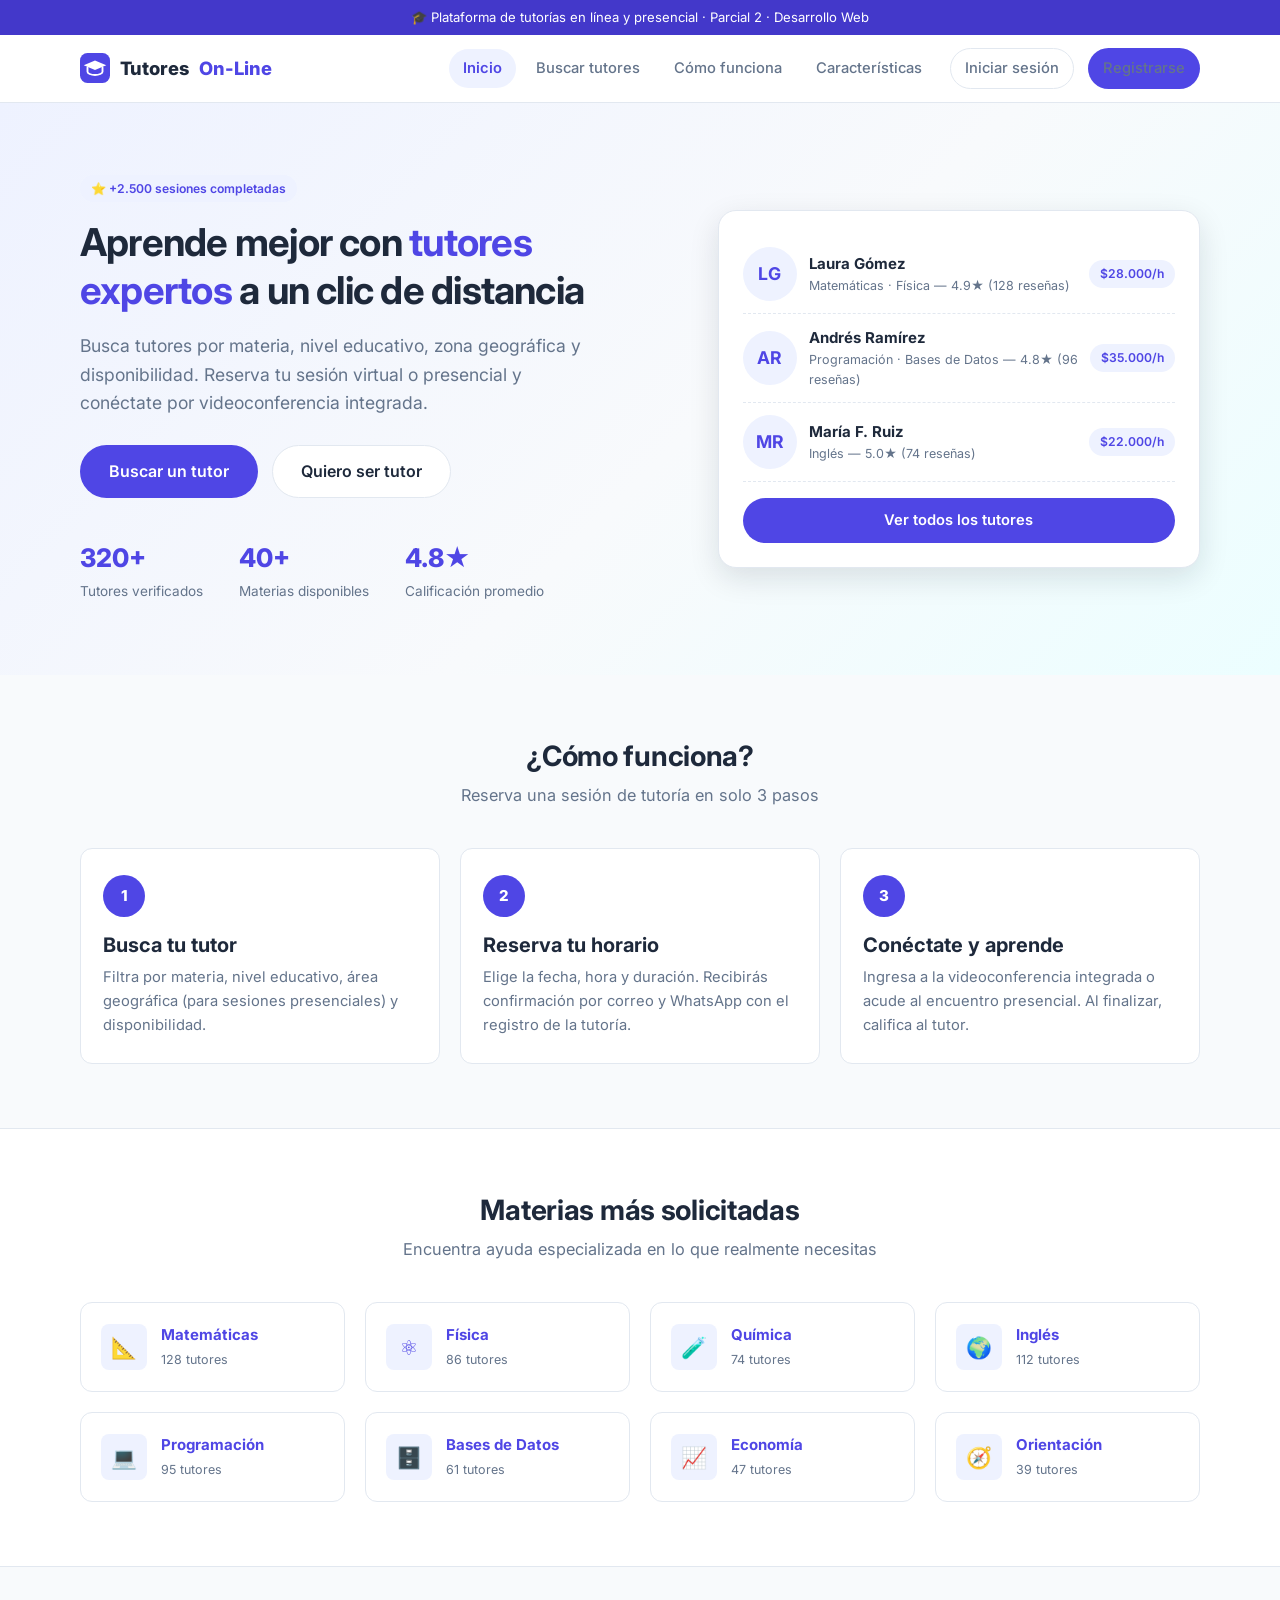
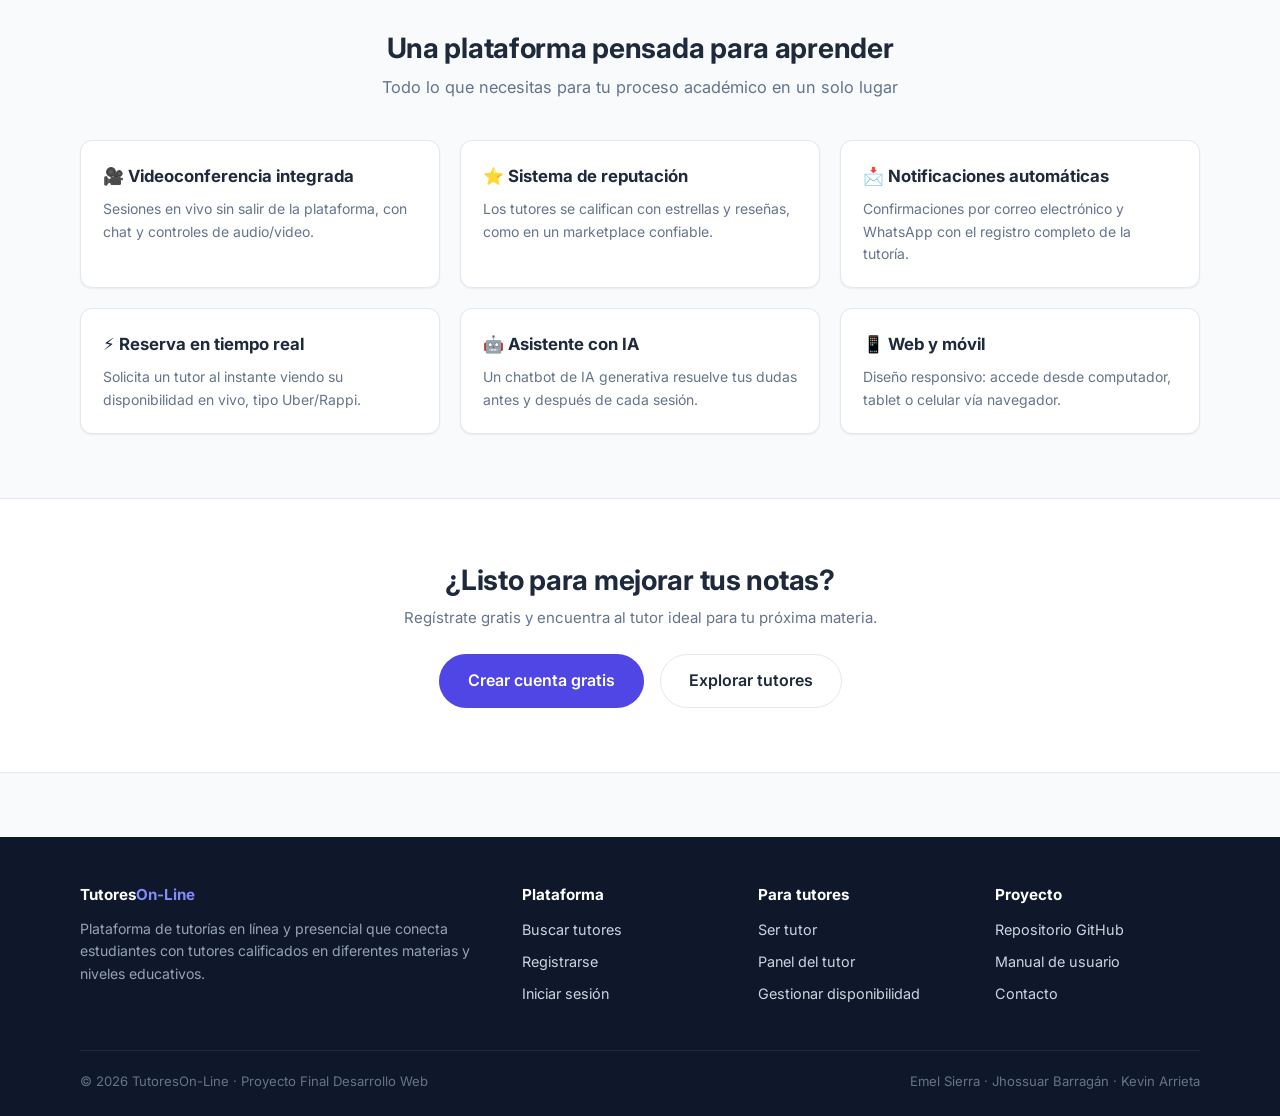
<file: index.html>
<!DOCTYPE html>
<html lang="es">
<head>
  <meta charset="UTF-8" />
  <meta name="viewport" content="width=device-width, initial-scale=1.0" />
  <title>TutoresOn-Line · Plataforma de Tutorías en Línea</title>
  <meta name="description" content="Conecta con tutores calificados para sesiones virtuales o presenciales. Reserva por materia, nivel y disponibilidad." />
  <link rel="stylesheet" href="css/base.css" />
  <link rel="stylesheet" href="css/layout.css" />
  <link rel="stylesheet" href="css/components.css" />
</head>
<body data-page="inicio">

  <div class="topbar">🎓 Plataforma de tutorías en línea y presencial · Parcial 2 · Desarrollo Web</div>

  <header class="header">
    <div class="container">
      <a class="logo" href="index.html">
        <svg width="30" height="30" viewBox="0 0 32 32" fill="none" aria-hidden="true">
          <rect width="32" height="32" rx="8" fill="#4f46e5"/>
          <path d="M16 8L4 13l12 5 12-5-12-5z" fill="#fff"/>
          <path d="M8 15.5V20c0 1.7 3.6 3.5 8 3.5s8-1.8 8-3.5v-4.5" stroke="#fff" stroke-width="2" fill="none" stroke-linecap="round"/>
        </svg>
        Tutores<span>On-Line</span>
      </a>
      <button class="nav-toggle" aria-label="Abrir menú">☰</button>
      <nav class="nav">
        <a href="index.html" class="active">Inicio</a>
        <a href="estudiante/busqueda.html">Buscar tutores</a>
        <a href="#como-funciona">Cómo funciona</a>
        <a href="#caracteristicas">Características</a>
        <a href="login.html" class="btn btn-outline btn-sm">Iniciar sesión</a>
        <a href="registro.html" class="btn btn-primary btn-sm">Registrarse</a>
      </nav>
    </div>
  </header>

  <main>
    <!-- Hero -->
    <section class="hero">
      <div class="container">
        <div>
          <span class="badge badge-primary mb-2">⭐ +2.500 sesiones completadas</span>
          <h1>Aprende mejor con <span class="accent">tutores expertos</span> a un clic de distancia</h1>
          <p class="lead">
            Busca tutores por materia, nivel educativo, zona geográfica y disponibilidad.
            Reserva tu sesión virtual o presencial y conéctate por videoconferencia integrada.
          </p>
          <div class="hero-actions">
            <a href="estudiante/busqueda.html" class="btn btn-primary btn-lg">Buscar un tutor</a>
            <a href="registro.html" class="btn btn-outline btn-lg">Quiero ser tutor</a>
          </div>
          <div class="hero-stats">
            <div class="stat"><strong>320+</strong><span>Tutores verificados</span></div>
            <div class="stat"><strong>40+</strong><span>Materias disponibles</span></div>
            <div class="stat"><strong>4.8★</strong><span>Calificación promedio</span></div>
          </div>
        </div>

        <div class="hero-card">
          <div class="row">
            <div class="avatar">LG</div>
            <div>
              <strong>Laura Gómez</strong>
              <small>Matemáticas · Física — 4.9★ (128 reseñas)</small>
            </div>
            <span class="badge badge-primary" style="margin-left:auto">$28.000/h</span>
          </div>
          <div class="row">
            <div class="avatar">AR</div>
            <div>
              <strong>Andrés Ramírez</strong>
              <small>Programación · Bases de Datos — 4.8★ (96 reseñas)</small>
            </div>
            <span class="badge badge-primary" style="margin-left:auto">$35.000/h</span>
          </div>
          <div class="row">
            <div class="avatar">MR</div>
            <div>
              <strong>María F. Ruiz</strong>
              <small>Inglés — 5.0★ (74 reseñas)</small>
            </div>
            <span class="badge badge-primary" style="margin-left:auto">$22.000/h</span>
          </div>
          <a href="estudiante/busqueda.html" class="btn btn-primary btn-block mt-2">Ver todos los tutores</a>
        </div>
      </div>
    </section>

    <!-- Cómo funciona -->
    <section class="section" id="como-funciona">
      <div class="container">
        <div class="section-title">
          <h2>¿Cómo funciona?</h2>
          <p>Reserva una sesión de tutoría en solo 3 pasos</p>
        </div>
        <div class="grid grid-3">
          <div class="step-card">
            <div class="num">1</div>
            <h3>Busca tu tutor</h3>
            <p class="mt-1">Filtra por materia, nivel educativo, área geográfica (para sesiones presenciales) y disponibilidad.</p>
          </div>
          <div class="step-card">
            <div class="num">2</div>
            <h3>Reserva tu horario</h3>
            <p class="mt-1">Elige la fecha, hora y duración. Recibirás confirmación por correo y WhatsApp con el registro de la tutoría.</p>
          </div>
          <div class="step-card">
            <div class="num">3</div>
            <h3>Conéctate y aprende</h3>
            <p class="mt-1">Ingresa a la videoconferencia integrada o acude al encuentro presencial. Al finalizar, califica al tutor.</p>
          </div>
        </div>
      </div>
    </section>

    <!-- Materias -->
    <section class="section section-alt">
      <div class="container">
        <div class="section-title">
          <h2>Materias más solicitadas</h2>
          <p>Encuentra ayuda especializada en lo que realmente necesitas</p>
        </div>
        <div class="grid grid-4">
          <a class="subject-card" href="estudiante/busqueda.html"><div class="emoji">📐</div><div><strong>Matemáticas</strong><br><small>128 tutores</small></div></a>
          <a class="subject-card" href="estudiante/busqueda.html"><div class="emoji">⚛️</div><div><strong>Física</strong><br><small>86 tutores</small></div></a>
          <a class="subject-card" href="estudiante/busqueda.html"><div class="emoji">🧪</div><div><strong>Química</strong><br><small>74 tutores</small></div></a>
          <a class="subject-card" href="estudiante/busqueda.html"><div class="emoji">🌍</div><div><strong>Inglés</strong><br><small>112 tutores</small></div></a>
          <a class="subject-card" href="estudiante/busqueda.html"><div class="emoji">💻</div><div><strong>Programación</strong><br><small>95 tutores</small></div></a>
          <a class="subject-card" href="estudiante/busqueda.html"><div class="emoji">🗄️</div><div><strong>Bases de Datos</strong><br><small>61 tutores</small></div></a>
          <a class="subject-card" href="estudiante/busqueda.html"><div class="emoji">📈</div><div><strong>Economía</strong><br><small>47 tutores</small></div></a>
          <a class="subject-card" href="estudiante/busqueda.html"><div class="emoji">🧭</div><div><strong>Orientación</strong><br><small>39 tutores</small></div></a>
        </div>
      </div>
    </section>

    <!-- Características -->
    <section class="section" id="caracteristicas">
      <div class="container">
        <div class="section-title">
          <h2>Una plataforma pensada para aprender</h2>
          <p>Todo lo que necesitas para tu proceso académico en un solo lugar</p>
        </div>
        <div class="grid grid-3">
          <div class="card card-hover">
            <div class="card-title">🎥 Videoconferencia integrada</div>
            <p class="text-sm mt-1">Sesiones en vivo sin salir de la plataforma, con chat y controles de audio/video.</p>
          </div>
          <div class="card card-hover">
            <div class="card-title">⭐ Sistema de reputación</div>
            <p class="text-sm mt-1">Los tutores se califican con estrellas y reseñas, como en un marketplace confiable.</p>
          </div>
          <div class="card card-hover">
            <div class="card-title">📩 Notificaciones automáticas</div>
            <p class="text-sm mt-1">Confirmaciones por correo electrónico y WhatsApp con el registro completo de la tutoría.</p>
          </div>
          <div class="card card-hover">
            <div class="card-title">⚡ Reserva en tiempo real</div>
            <p class="text-sm mt-1">Solicita un tutor al instante viendo su disponibilidad en vivo, tipo Uber/Rappi.</p>
          </div>
          <div class="card card-hover">
            <div class="card-title">🤖 Asistente con IA</div>
            <p class="text-sm mt-1">Un chatbot de IA generativa resuelve tus dudas antes y después de cada sesión.</p>
          </div>
          <div class="card card-hover">
            <div class="card-title">📱 Web y móvil</div>
            <p class="text-sm mt-1">Diseño responsivo: accede desde computador, tablet o celular vía navegador.</p>
          </div>
        </div>
      </div>
    </section>

    <!-- CTA -->
    <section class="section section-alt">
      <div class="container text-center">
        <h2>¿Listo para mejorar tus notas?</h2>
        <p class="mt-1 mb-3">Regístrate gratis y encuentra al tutor ideal para tu próxima materia.</p>
        <div class="d-flex gap-2" style="justify-content:center; flex-wrap:wrap">
          <a href="registro.html" class="btn btn-primary btn-lg">Crear cuenta gratis</a>
          <a href="estudiante/busqueda.html" class="btn btn-outline btn-lg">Explorar tutores</a>
        </div>
      </div>
    </section>
  </main>

  <footer class="footer">
    <div class="container">
      <div class="footer-grid">
        <div>
          <h4>Tutores<span style="color:#818cf8">On-Line</span></h4>
          <p>Plataforma de tutorías en línea y presencial que conecta estudiantes con tutores calificados en diferentes materias y niveles educativos.</p>
        </div>
        <div>
          <h4>Plataforma</h4>
          <ul>
            <li><a href="estudiante/busqueda.html">Buscar tutores</a></li>
            <li><a href="registro.html">Registrarse</a></li>
            <li><a href="login.html">Iniciar sesión</a></li>
          </ul>
        </div>
        <div>
          <h4>Para tutores</h4>
          <ul>
            <li><a href="registro.html">Ser tutor</a></li>
            <li><a href="tutor/dashboard.html">Panel del tutor</a></li>
            <li><a href="tutor/disponibilidad.html">Gestionar disponibilidad</a></li>
          </ul>
        </div>
        <div>
          <h4>Proyecto</h4>
          <ul>
            <li><a href="#">Repositorio GitHub</a></li>
            <li><a href="#">Manual de usuario</a></li>
            <li><a href="#">Contacto</a></li>
          </ul>
        </div>
      </div>
      <div class="footer-bottom">
        <span>© 2026 TutoresOn-Line · Proyecto Final Desarrollo Web</span>
        <span>Emel Sierra · Jhossuar Barragán · Kevin Arrieta</span>
      </div>
    </div>
  </footer>

  <script src="js/datos.js"></script>
  <script src="js/app.js"></script>
</body>
</html>
</file>
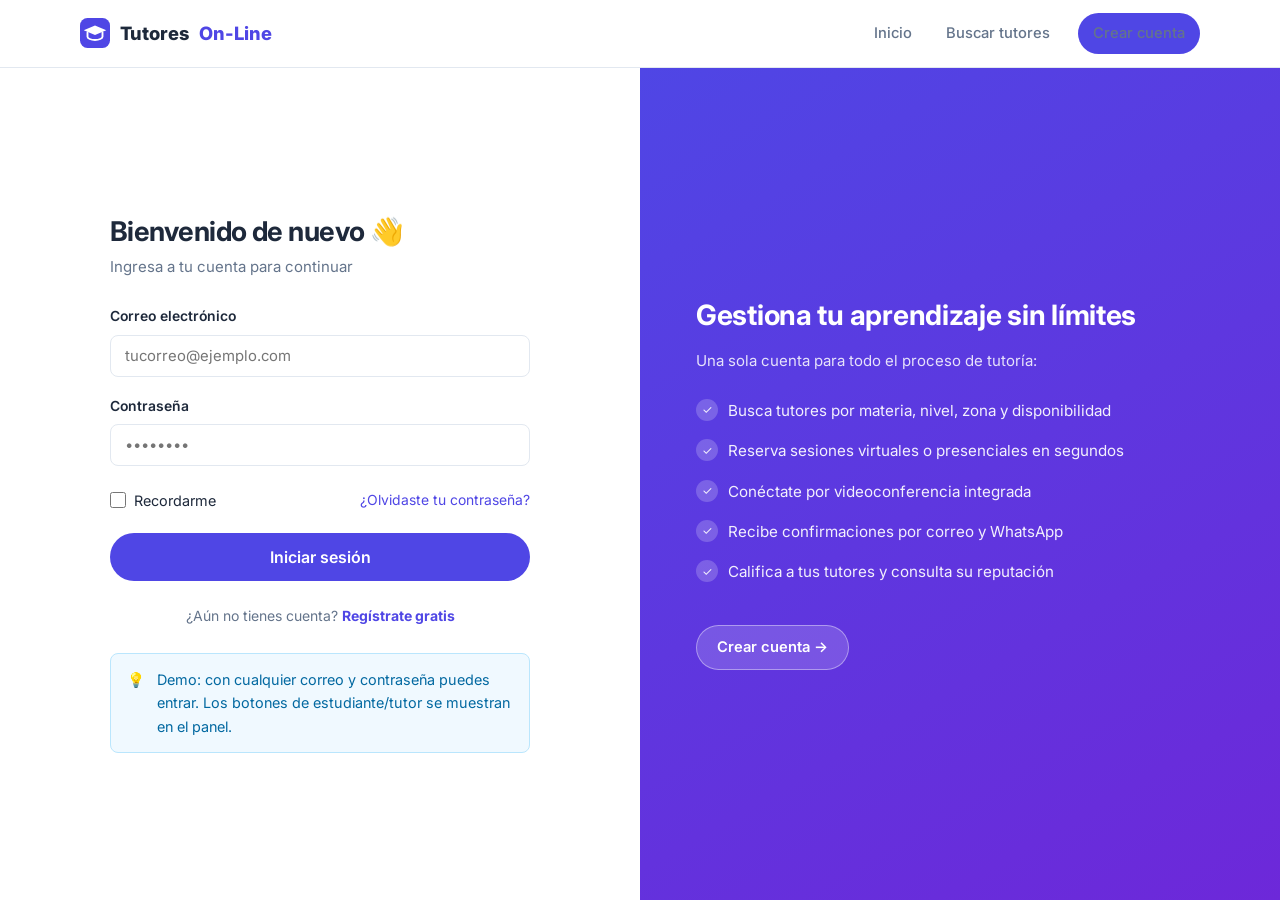
<file: login.html>
<!DOCTYPE html>
<html lang="es">
<head>
  <meta charset="UTF-8" />
  <meta name="viewport" content="width=device-width, initial-scale=1.0" />
  <title>Iniciar sesión · TutoresOn-Line</title>
  <link rel="stylesheet" href="css/base.css" />
  <link rel="stylesheet" href="css/layout.css" />
  <link rel="stylesheet" href="css/components.css" />
</head>
<body data-page="login">

  <header class="header">
    <div class="container">
      <a class="logo" href="index.html">
        <svg width="30" height="30" viewBox="0 0 32 32" fill="none" aria-hidden="true">
          <rect width="32" height="32" rx="8" fill="#4f46e5"/>
          <path d="M16 8L4 13l12 5 12-5-12-5z" fill="#fff"/>
          <path d="M8 15.5V20c0 1.7 3.6 3.5 8 3.5s8-1.8 8-3.5v-4.5" stroke="#fff" stroke-width="2" fill="none" stroke-linecap="round"/>
        </svg>
        Tutores<span>On-Line</span>
      </a>
      <button class="nav-toggle" aria-label="Abrir menú">☰</button>
      <nav class="nav">
        <a href="index.html">Inicio</a>
        <a href="estudiante/busqueda.html">Buscar tutores</a>
        <a href="registro.html" class="btn btn-primary btn-sm">Crear cuenta</a>
      </nav>
    </div>
  </header>

  <main class="auth">
    <div class="auth-form">
      <div class="auth-box">
        <h1>Bienvenido de nuevo 👋</h1>
        <p>Ingresa a tu cuenta para continuar</p>

        <div class="form-group">
          <label for="email">Correo electrónico</label>
          <input class="form-control" type="email" id="email" placeholder="tucorreo@ejemplo.com" />
        </div>

        <div class="form-group">
          <label for="pass">Contraseña</label>
          <input class="form-control" type="password" id="pass" placeholder="••••••••" />
        </div>

        <div class="flex-between mb-2" style="font-size:.87rem">
          <label class="check-row"><input type="checkbox" /> Recordarme</label>
          <a href="#">¿Olvidaste tu contraseña?</a>
        </div>

        <button class="btn btn-primary btn-block btn-lg" onclick="location.href='estudiante/mis-sesiones.html'">
          Iniciar sesión
        </button>

        <p class="text-center text-sm mt-3">
          ¿Aún no tienes cuenta? <a href="registro.html"><strong>Regístrate gratis</strong></a>
        </p>

        <div class="alert alert-info mt-3">
          <span>💡</span>
          <span>Demo: con cualquier correo y contraseña puedes entrar. Los botones de estudiante/tutor se muestran en el panel.</span>
        </div>
      </div>
    </div>

    <aside class="auth-side">
      <h2>Gestiona tu aprendizaje sin límites</h2>
      <p>Una sola cuenta para todo el proceso de tutoría:</p>
      <ul>
        <li>Busca tutores por materia, nivel, zona y disponibilidad</li>
        <li>Reserva sesiones virtuales o presenciales en segundos</li>
        <li>Conéctate por videoconferencia integrada</li>
        <li>Recibe confirmaciones por correo y WhatsApp</li>
        <li>Califica a tus tutores y consulta su reputación</li>
      </ul>
      <a href="registro.html" class="btn btn-light mt-3" style="align-self:flex-start">Crear cuenta →</a>
    </aside>
  </main>

  <script src="js/datos.js"></script>
  <script src="js/app.js"></script>
</body>
</html>
</file>
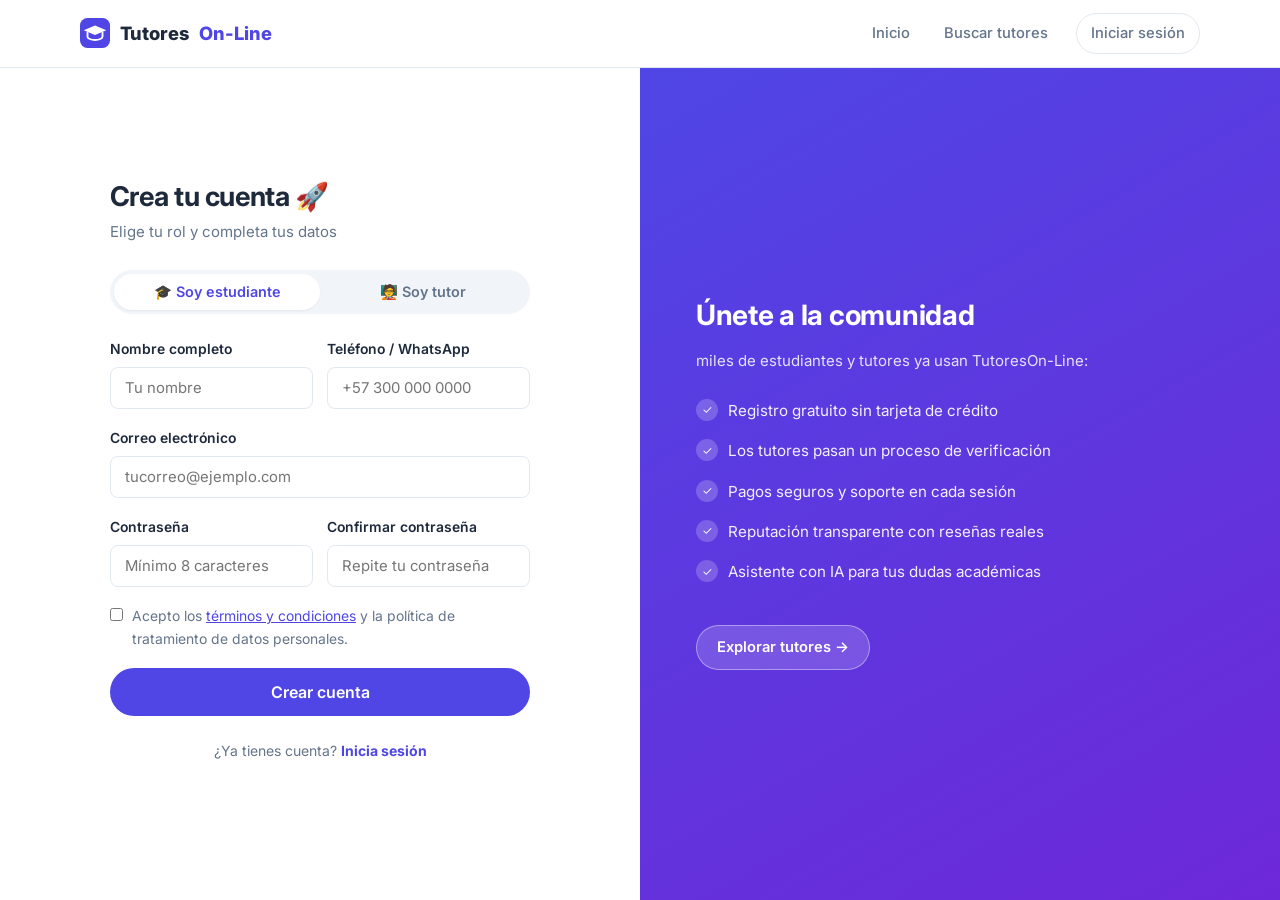
<file: registro.html>
<!DOCTYPE html>
<html lang="es">
<head>
  <meta charset="UTF-8" />
  <meta name="viewport" content="width=device-width, initial-scale=1.0" />
  <title>Crear cuenta · TutoresOn-Line</title>
  <link rel="stylesheet" href="css/base.css" />
  <link rel="stylesheet" href="css/layout.css" />
  <link rel="stylesheet" href="css/components.css" />
</head>
<body data-page="registro">

  <header class="header">
    <div class="container">
      <a class="logo" href="index.html">
        <svg width="30" height="30" viewBox="0 0 32 32" fill="none" aria-hidden="true">
          <rect width="32" height="32" rx="8" fill="#4f46e5"/>
          <path d="M16 8L4 13l12 5 12-5-12-5z" fill="#fff"/>
          <path d="M8 15.5V20c0 1.7 3.6 3.5 8 3.5s8-1.8 8-3.5v-4.5" stroke="#fff" stroke-width="2" fill="none" stroke-linecap="round"/>
        </svg>
        Tutores<span>On-Line</span>
      </a>
      <button class="nav-toggle" aria-label="Abrir menú">☰</button>
      <nav class="nav">
        <a href="index.html">Inicio</a>
        <a href="estudiante/busqueda.html">Buscar tutores</a>
        <a href="login.html" class="btn btn-outline btn-sm">Iniciar sesión</a>
      </nav>
    </div>
  </header>

  <main class="auth">
    <div class="auth-form">
      <div class="auth-box">
        <h1>Crea tu cuenta 🚀</h1>
        <p>Elige tu rol y completa tus datos</p>

        <div class="auth-tabs">
          <button type="button" class="active" data-rol="estudiante">🎓 Soy estudiante</button>
          <button type="button" data-rol="tutor">🧑‍🏫 Soy tutor</button>
        </div>

        <form onsubmit="event.preventDefault(); location.href='estudiante/mis-sesiones.html';">
          <div class="form-row">
            <div class="form-group">
              <label for="nombre">Nombre completo</label>
              <input class="form-control" type="text" id="nombre" placeholder="Tu nombre" required />
            </div>
            <div class="form-group">
              <label for="tel">Teléfono / WhatsApp</label>
              <input class="form-control" type="tel" id="tel" placeholder="+57 300 000 0000" />
            </div>
          </div>

          <div class="form-group">
            <label for="correo">Correo electrónico</label>
            <input class="form-control" type="email" id="correo" placeholder="tucorreo@ejemplo.com" required />
          </div>

          <div class="form-row">
            <div class="form-group">
              <label for="clave">Contraseña</label>
              <input class="form-control" type="password" id="clave" placeholder="Mínimo 8 caracteres" required />
            </div>
            <div class="form-group">
              <label for="clave2">Confirmar contraseña</label>
              <input class="form-control" type="password" id="clave2" placeholder="Repite tu contraseña" required />
            </div>
          </div>

          <div id="campos-tutor" class="d-none">
            <div class="alert alert-info mb-2">
              <span>🧑‍🏫</span>
              <span>Como tutor podrás publicar materias, definir tu tarifa y gestionar tu disponibilidad.</span>
            </div>
            <div class="form-row">
              <div class="form-group">
                <label for="materia">Materia principal</label>
                <select class="form-control" id="materia">
                  <option>Matemáticas</option>
                  <option>Física</option>
                  <option>Química</option>
                  <option>Biología</option>
                  <option>Inglés</option>
                  <option>Programación</option>
                  <option>Bases de Datos</option>
                  <option>Economía</option>
                  <option>Estadística</option>
                </select>
              </div>
              <div class="form-group">
                <label for="tarifa">Tarifa por hora (COP)</label>
                <input class="form-control" type="number" id="tarifa" placeholder="25000" min="0" />
              </div>
            </div>
            <div class="form-group">
              <label for="zona">Zona geográfica (sesiones presenciales)</label>
              <select class="form-control" id="zona">
                <option>Chapinero, Bogotá</option>
                <option>Usaquén, Bogotá</option>
                <option>Kennedy, Bogotá</option>
                <option>Suba, Bogotá</option>
                <option>Teusaquillo, Bogotá</option>
                <option>Solo virtual</option>
              </select>
            </div>
          </div>

          <label class="form-check">
            <input type="checkbox" required />
            <span>Acepto los <a href="#">términos y condiciones</a> y la política de tratamiento de datos personales.</span>
          </label>

          <button type="submit" class="btn btn-primary btn-block btn-lg">Crear cuenta</button>
        </form>

        <p class="text-center text-sm mt-3">
          ¿Ya tienes cuenta? <a href="login.html"><strong>Inicia sesión</strong></a>
        </p>
      </div>
    </div>

    <aside class="auth-side">
      <h2>Únete a la comunidad</h2>
      <p> miles de estudiantes y tutores ya usan TutoresOn-Line:</p>
      <ul>
        <li>Registro gratuito sin tarjeta de crédito</li>
        <li>Los tutores pasan un proceso de verificación</li>
        <li>Pagos seguros y soporte en cada sesión</li>
        <li>Reputación transparente con reseñas reales</li>
        <li>Asistente con IA para tus dudas académicas</li>
      </ul>
      <a href="estudiante/busqueda.html" class="btn btn-light mt-3" style="align-self:flex-start">Explorar tutores →</a>
    </aside>
  </main>

  <script src="js/datos.js"></script>
  <script src="js/app.js"></script>
</body>
</html>
</file>
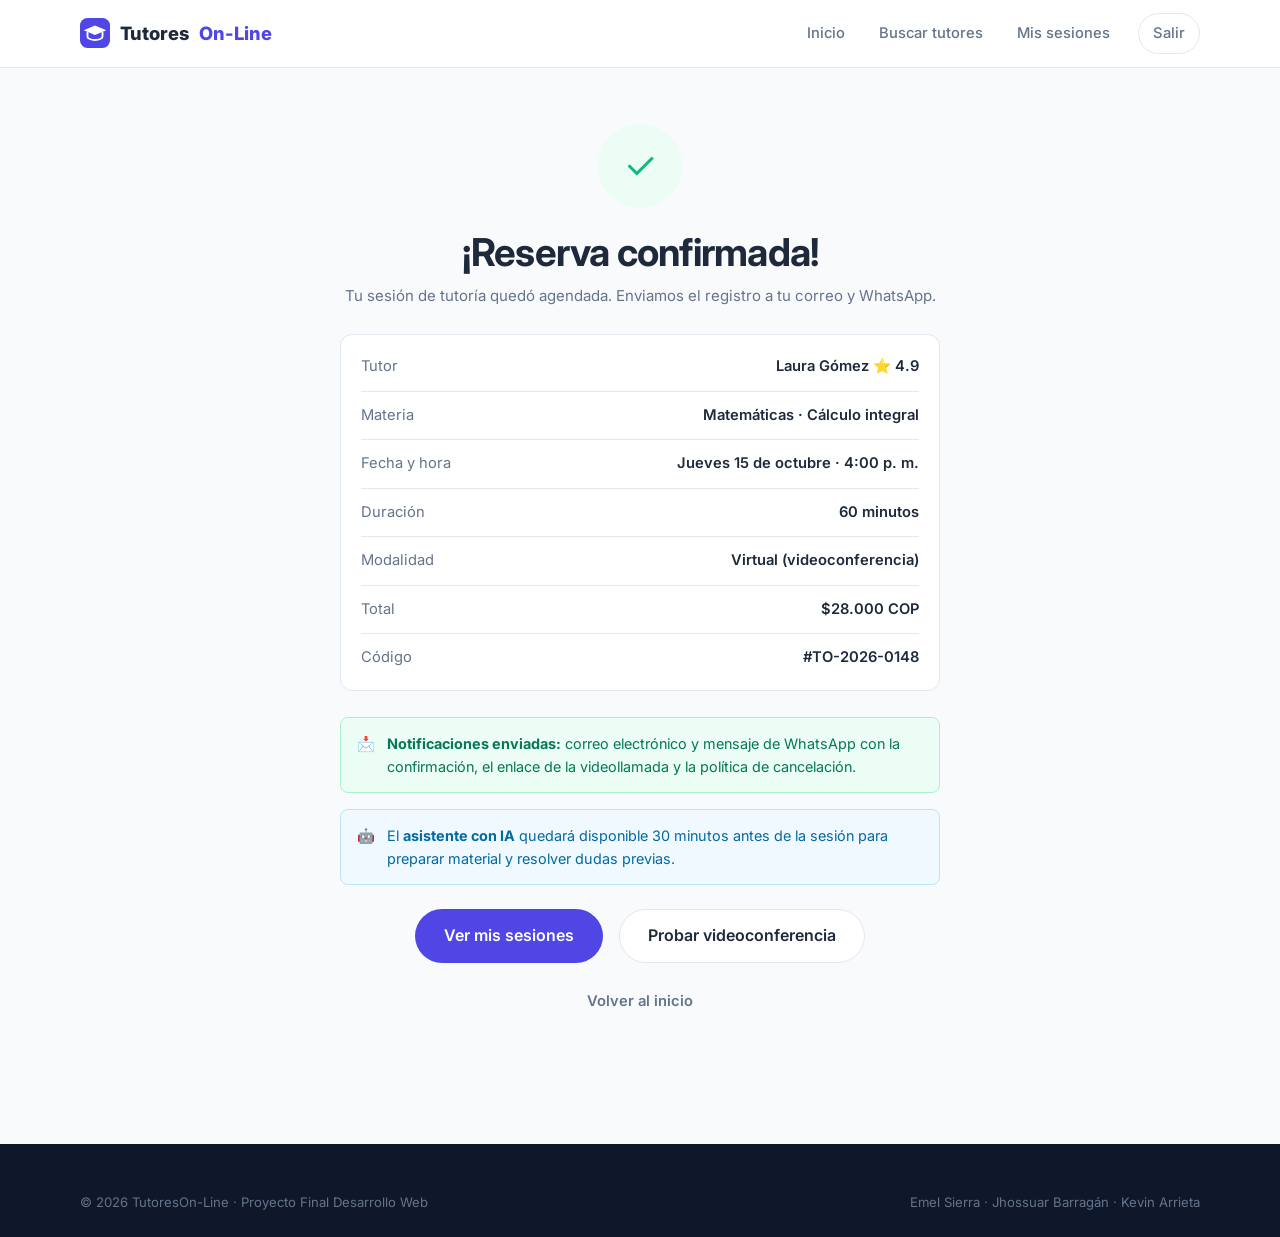
<file: comun/confirmacion.html>
<!DOCTYPE html>
<html lang="es">
<head>
  <meta charset="UTF-8" />
  <meta name="viewport" content="width=device-width, initial-scale=1.0" />
  <title>Reserva confirmada · TutoresOn-Line</title>
  <link rel="stylesheet" href="../css/base.css" />
  <link rel="stylesheet" href="../css/layout.css" />
  <link rel="stylesheet" href="../css/components.css" />
</head>
<body data-page="confirmacion">

  <header class="header">
    <div class="container">
      <a class="logo" href="../index.html">
        <svg width="30" height="30" viewBox="0 0 32 32" fill="none" aria-hidden="true">
          <rect width="32" height="32" rx="8" fill="#4f46e5"/>
          <path d="M16 8L4 13l12 5 12-5-12-5z" fill="#fff"/>
          <path d="M8 15.5V20c0 1.7 3.6 3.5 8 3.5s8-1.8 8-3.5v-4.5" stroke="#fff" stroke-width="2" fill="none" stroke-linecap="round"/>
        </svg>
        Tutores<span>On-Line</span>
      </a>
      <button class="nav-toggle" aria-label="Abrir menú">☰</button>
      <nav class="nav">
        <a href="../index.html">Inicio</a>
        <a href="../estudiante/busqueda.html">Buscar tutores</a>
        <a href="../estudiante/mis-sesiones.html">Mis sesiones</a>
        <a href="../login.html" class="btn btn-outline btn-sm">Salir</a>
      </nav>
    </div>
  </header>

  <main>
    <div class="confirm-page">
      <div class="confirm-icon">✓</div>
      <h1>¡Reserva confirmada!</h1>
      <p class="mt-1">Tu sesión de tutoría quedó agendada. Enviamos el registro a tu correo y WhatsApp.</p>

      <div class="confirm-details">
        <div class="row"><span>Tutor</span><span>Laura Gómez ⭐ 4.9</span></div>
        <div class="row"><span>Materia</span><span>Matemáticas · Cálculo integral</span></div>
        <div class="row"><span>Fecha y hora</span><span>Jueves 15 de octubre · 4:00 p. m.</span></div>
        <div class="row"><span>Duración</span><span>60 minutos</span></div>
        <div class="row"><span>Modalidad</span><span>Virtual (videoconferencia)</span></div>
        <div class="row"><span>Total</span><span>$28.000 COP</span></div>
        <div class="row"><span>Código</span><span>#TO-2026-0148</span></div>
      </div>

      <div class="alert alert-success" style="text-align:left">
        <span>📩</span>
        <span><strong>Notificaciones enviadas:</strong> correo electrónico y mensaje de WhatsApp con la confirmación, el enlace de la videollamada y la política de cancelación.</span>
      </div>

      <div class="alert alert-info mt-2" style="text-align:left">
        <span>🤖</span>
        <span>El <strong>asistente con IA</strong> quedará disponible 30 minutos antes de la sesión para preparar material y resolver dudas previas.</span>
      </div>

      <div class="d-flex gap-2 mt-3" style="justify-content:center; flex-wrap:wrap">
        <a href="../estudiante/mis-sesiones.html" class="btn btn-primary btn-lg">Ver mis sesiones</a>
        <a href="../comun/videoconferencia.html" class="btn btn-outline btn-lg">Probar videoconferencia</a>
        <a href="../index.html" class="btn btn-ghost">Volver al inicio</a>
      </div>
    </div>
  </main>

  <footer class="footer">
    <div class="container">
      <div class="footer-bottom" style="margin-top:0; border-top:none; padding-top:0">
        <span>© 2026 TutoresOn-Line · Proyecto Final Desarrollo Web</span>
        <span>Emel Sierra · Jhossuar Barragán · Kevin Arrieta</span>
      </div>
    </div>
  </footer>

  <script src="../js/datos.js"></script>
  <script src="../js/app.js"></script>
</body>
</html>
</file>
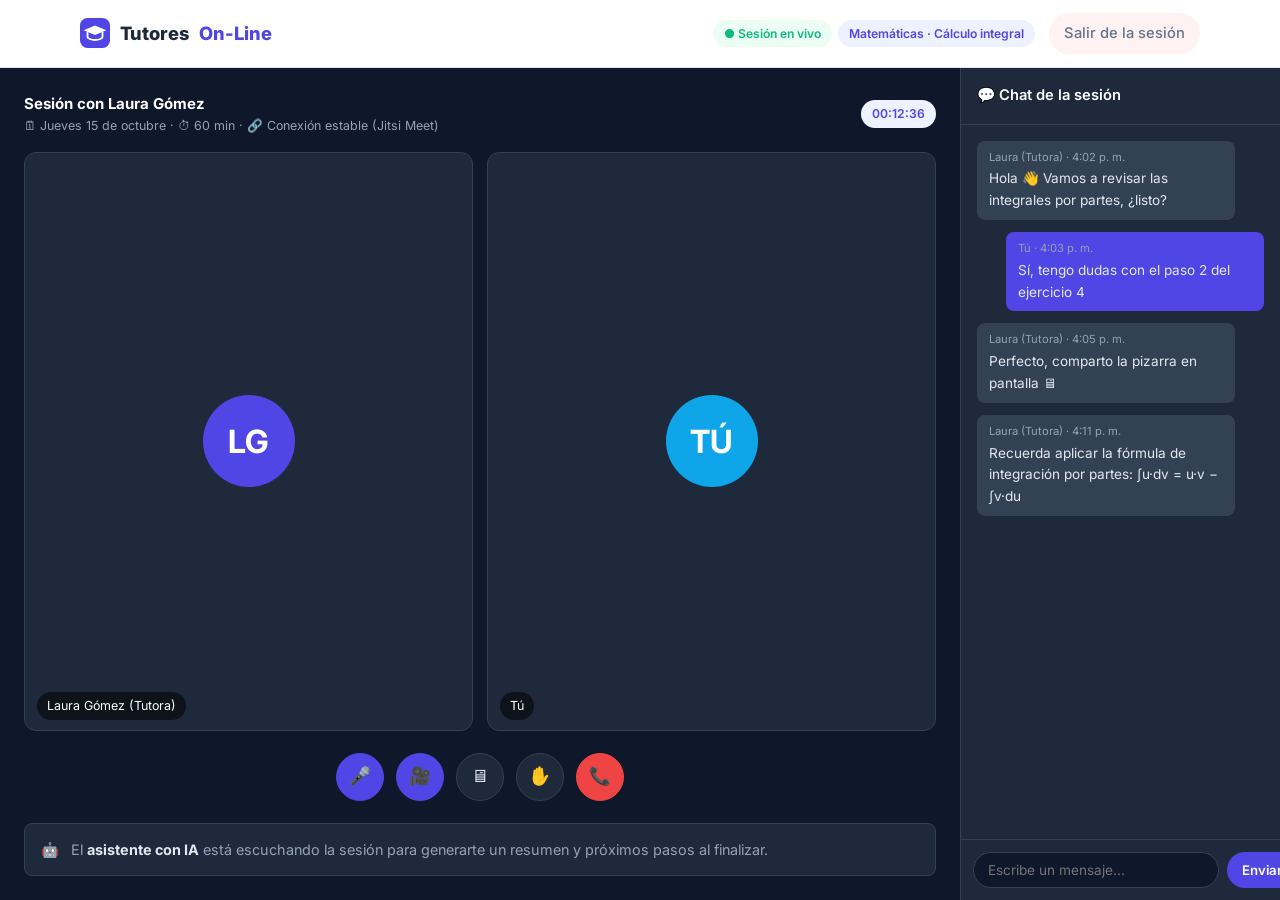
<file: comun/videoconferencia.html>
<!DOCTYPE html>
<html lang="es">
<head>
  <meta charset="UTF-8" />
  <meta name="viewport" content="width=device-width, initial-scale=1.0" />
  <title>Videoconferencia · TutoresOn-Line</title>
  <link rel="stylesheet" href="../css/base.css" />
  <link rel="stylesheet" href="../css/layout.css" />
  <link rel="stylesheet" href="../css/components.css" />
</head>
<body data-page="video">

  <header class="header">
    <div class="container">
      <a class="logo" href="../index.html">
        <svg width="30" height="30" viewBox="0 0 32 32" fill="none" aria-hidden="true">
          <rect width="32" height="32" rx="8" fill="#4f46e5"/>
          <path d="M16 8L4 13l12 5 12-5-12-5z" fill="#fff"/>
          <path d="M8 15.5V20c0 1.7 3.6 3.5 8 3.5s8-1.8 8-3.5v-4.5" stroke="#fff" stroke-width="2" fill="none" stroke-linecap="round"/>
        </svg>
        Tutores<span>On-Line</span>
      </a>
      <nav class="nav">
        <span class="badge badge-success">● Sesión en vivo</span>
        <span class="badge badge-primary">Matemáticas · Cálculo integral</span>
        <a href="../estudiante/mis-sesiones.html" class="btn btn-danger btn-sm">Salir de la sesión</a>
      </nav>
    </div>
  </header>

  <main class="video-page">
    <!-- Escenario de video -->
    <section class="video-stage">
      <div class="flex-between" style="color:#cbd5e1">
        <div>
          <strong style="color:#fff">Sesión con Laura Gómez</strong>
          <p class="text-xs" style="color:#94a3b8">🗓 Jueves 15 de octubre · ⏱ 60 min · 🔗 Conexión estable (Jitsi Meet)</p>
        </div>
        <span class="badge badge-primary" id="reloj">00:12:35</span>
      </div>

      <div class="video-grid">
        <div class="video-tile">
          <div class="avatar avatar-lg" style="background:#4f46e5;color:#fff">LG</div>
          <span class="tile-name">Laura Gómez (Tutora)</span>
        </div>
        <div class="video-tile">
          <div class="avatar avatar-lg" style="background:#0ea5e9;color:#fff">TÚ</div>
          <span class="tile-name">Tú</span>
        </div>
      </div>

      <div class="video-controls">
        <button class="vc-btn on" data-toggle="mic" title="Micrófono">🎤</button>
        <button class="vc-btn on" data-toggle="cam" title="Cámara">🎥</button>
        <button class="vc-btn" title="Compartir pantalla">🖥</button>
        <button class="vc-btn" title="Mano levantada">✋</button>
        <button class="vc-btn danger" title="Colgar">📞</button>
      </div>

      <div class="alert" style="background:#1e293b;border-color:#334155;color:#94a3b8">
        <span>🤖</span>
        <span>El <strong style="color:#e2e8f0">asistente con IA</strong> está escuchando la sesión para generarte un resumen y próximos pasos al finalizar.</span>
      </div>
    </section>

    <!-- Chat lateral -->
    <aside class="video-chat">
      <header>💬 Chat de la sesión</header>
      <div class="chat-messages" id="chat-messages">
        <div class="chat-msg"><small>Laura (Tutora) · 4:02 p. m.</small>Hola 👋 Vamos a revisar las integrales por partes, ¿listo?</div>
        <div class="chat-msg mine"><small>Tú · 4:03 p. m.</small>Sí, tengo dudas con el paso 2 del ejercicio 4</div>
        <div class="chat-msg"><small>Laura (Tutora) · 4:05 p. m.</small>Perfecto, comparto la pizarra en pantalla 🖥</div>
        <div class="chat-msg"><small>Laura (Tutora) · 4:11 p. m.</small>Recuerda aplicar la fórmula de integración por partes: ∫u·dv = u·v − ∫v·du</div>
      </div>
      <form class="chat-input" id="chat-form">
        <input type="text" id="chat-input" placeholder="Escribe un mensaje..." autocomplete="off" />
        <button type="submit" class="btn btn-primary btn-sm">Enviar</button>
      </form>
    </aside>
  </main>

  <script src="../js/datos.js"></script>
  <script src="../js/app.js"></script>
  <script>
    let seg = 755;
    setInterval(() => {
      seg++;
      const h = String(Math.floor(seg / 3600)).padStart(2, '0');
      const m = String(Math.floor((seg % 3600) / 60)).padStart(2, '0');
      const s = String(seg % 60).padStart(2, '0');
      document.getElementById('reloj').textContent = `${h}:${m}:${s}`;
    }, 1000);
  </script>
</body>
</html>
</file>
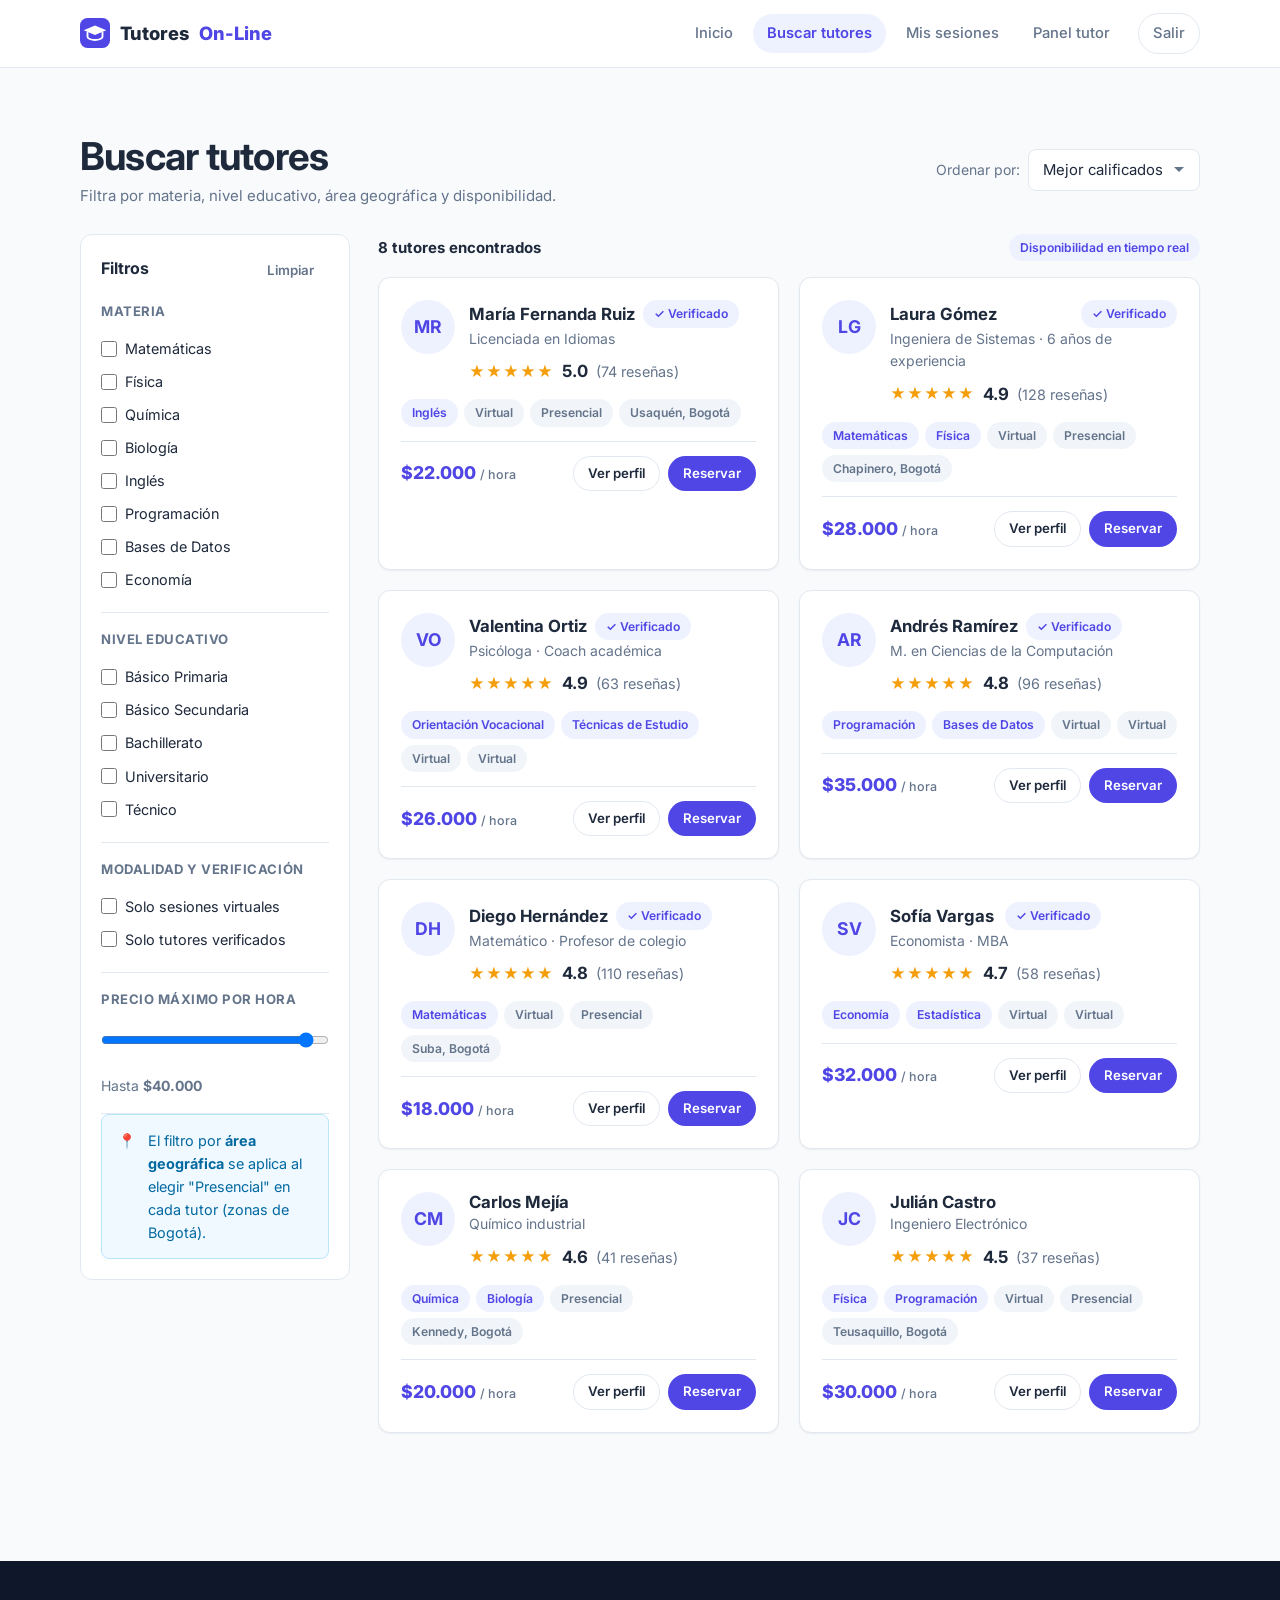
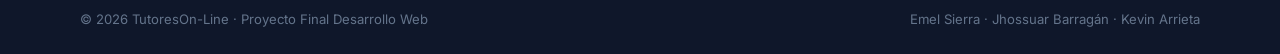
<file: estudiante/busqueda.html>
<!DOCTYPE html>
<html lang="es">
<head>
  <meta charset="UTF-8" />
  <meta name="viewport" content="width=device-width, initial-scale=1.0" />
  <title>Buscar tutores · TutoresOn-Line</title>
  <link rel="stylesheet" href="../css/base.css" />
  <link rel="stylesheet" href="../css/layout.css" />
  <link rel="stylesheet" href="../css/components.css" />
</head>
<body data-page="busqueda">

  <header class="header">
    <div class="container">
      <a class="logo" href="../index.html">
        <svg width="30" height="30" viewBox="0 0 32 32" fill="none" aria-hidden="true">
          <rect width="32" height="32" rx="8" fill="#4f46e5"/>
          <path d="M16 8L4 13l12 5 12-5-12-5z" fill="#fff"/>
          <path d="M8 15.5V20c0 1.7 3.6 3.5 8 3.5s8-1.8 8-3.5v-4.5" stroke="#fff" stroke-width="2" fill="none" stroke-linecap="round"/>
        </svg>
        Tutores<span>On-Line</span>
      </a>
      <button class="nav-toggle" aria-label="Abrir menú">☰</button>
      <nav class="nav">
        <a href="../index.html">Inicio</a>
        <a href="busqueda.html" class="active">Buscar tutores</a>
        <a href="mis-sesiones.html">Mis sesiones</a>
        <a href="../tutor/dashboard.html">Panel tutor</a>
        <a href="../login.html" class="btn btn-outline btn-sm">Salir</a>
      </nav>
    </div>
  </header>

  <main class="section">
    <div class="container">
      <div class="page-head">
        <div>
          <h1>Buscar tutores</h1>
          <p>Filtra por materia, nivel educativo, área geográfica y disponibilidad.</p>
        </div>
        <div class="d-flex gap-1" style="align-items:center">
          <label class="text-sm text-muted" for="orden">Ordenar por:</label>
          <select class="form-control" id="orden" style="width:auto">
            <option value="rating">Mejor calificados</option>
            <option value="precio-asc">Menor precio</option>
            <option value="precio-desc">Mayor precio</option>
          </select>
        </div>
      </div>

      <div class="search-layout">
        <!-- Filtros -->
        <form class="filters" id="form-filtros">
          <div class="flex-between">
            <h3>Filtros</h3>
            <button type="button" class="btn btn-ghost btn-sm" id="limpiar">Limpiar</button>
          </div>

          <div class="filter-group">
            <label class="filter-title">Materia</label>
            <label class="check-row"><input type="checkbox" name="materia" value="Matemáticas" /> Matemáticas</label>
            <label class="check-row"><input type="checkbox" name="materia" value="Física" /> Física</label>
            <label class="check-row"><input type="checkbox" name="materia" value="Química" /> Química</label>
            <label class="check-row"><input type="checkbox" name="materia" value="Biología" /> Biología</label>
            <label class="check-row"><input type="checkbox" name="materia" value="Inglés" /> Inglés</label>
            <label class="check-row"><input type="checkbox" name="materia" value="Programación" /> Programación</label>
            <label class="check-row"><input type="checkbox" name="materia" value="Bases de Datos" /> Bases de Datos</label>
            <label class="check-row"><input type="checkbox" name="materia" value="Economía" /> Economía</label>
          </div>

          <div class="filter-group">
            <label class="filter-title">Nivel educativo</label>
            <label class="check-row"><input type="checkbox" name="nivel" value="Básico Primaria" /> Básico Primaria</label>
            <label class="check-row"><input type="checkbox" name="nivel" value="Básico Secundaria" /> Básico Secundaria</label>
            <label class="check-row"><input type="checkbox" name="nivel" value="Bachillerato" /> Bachillerato</label>
            <label class="check-row"><input type="checkbox" name="nivel" value="Universitario" /> Universitario</label>
            <label class="check-row"><input type="checkbox" name="nivel" value="Técnico" /> Técnico</label>
          </div>

          <div class="filter-group">
            <label class="filter-title">Modalidad y verificación</label>
            <label class="check-row"><input type="checkbox" id="solo-virtual" /> Solo sesiones virtuales</label>
            <label class="check-row"><input type="checkbox" id="solo-verificados" /> Solo tutores verificados</label>
          </div>

          <div class="filter-group">
            <label class="filter-title">Precio máximo por hora</label>
            <input class="form-control" type="range" id="precio-max" min="15000" max="40000" step="1000" value="40000" />
            <p class="text-sm mt-1">Hasta <strong id="precio-valor">$40.000</strong></p>
          </div>

          <div class="alert alert-info">
            <span>📍</span>
            <span>El filtro por <strong>área geográfica</strong> se aplica al elegir "Presencial" en cada tutor (zonas de Bogotá).</span>
          </div>
        </form>

        <!-- Resultados -->
        <section>
          <div class="flex-between mb-2">
            <strong id="contador">8 tutores encontrados</strong>
            <span class="badge badge-primary">Disponibilidad en tiempo real</span>
          </div>

          <div class="grid grid-2" id="resultados"></div>

          <div class="empty-state card d-none" id="vacio">
            <div class="icon">🔍</div>
            <h3>No encontramos tutores con esos filtros</h3>
            <p class="mt-1">Prueba con menos filtros o amplía el precio máximo.</p>
          </div>
        </section>
      </div>
    </div>
  </main>

  <footer class="footer">
    <div class="container">
      <div class="footer-bottom" style="margin-top:0; border-top:none; padding-top:0">
        <span>© 2026 TutoresOn-Line · Proyecto Final Desarrollo Web</span>
        <span>Emel Sierra · Jhossuar Barragán · Kevin Arrieta</span>
      </div>
    </div>
  </footer>

  <script src="../js/datos.js"></script>
  <script src="../js/app.js"></script>
</body>
</html>
</file>
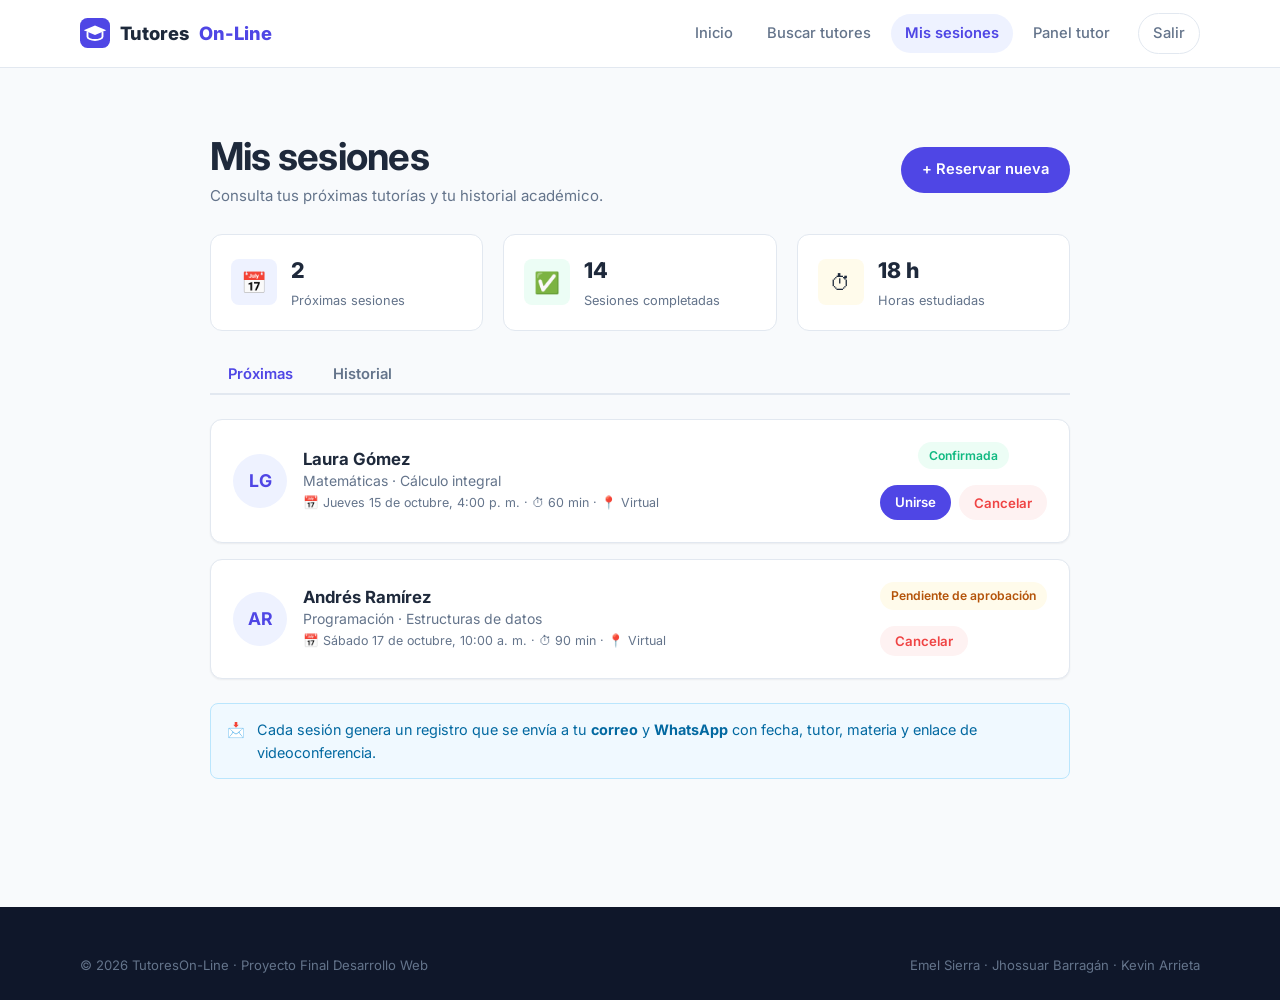
<file: estudiante/mis-sesiones.html>
<!DOCTYPE html>
<html lang="es">
<head>
  <meta charset="UTF-8" />
  <meta name="viewport" content="width=device-width, initial-scale=1.0" />
  <title>Mis sesiones · TutoresOn-Line</title>
  <link rel="stylesheet" href="../css/base.css" />
  <link rel="stylesheet" href="../css/layout.css" />
  <link rel="stylesheet" href="../css/components.css" />
</head>
<body data-page="mis-sesiones">

  <header class="header">
    <div class="container">
      <a class="logo" href="../index.html">
        <svg width="30" height="30" viewBox="0 0 32 32" fill="none" aria-hidden="true">
          <rect width="32" height="32" rx="8" fill="#4f46e5"/>
          <path d="M16 8L4 13l12 5 12-5-12-5z" fill="#fff"/>
          <path d="M8 15.5V20c0 1.7 3.6 3.5 8 3.5s8-1.8 8-3.5v-4.5" stroke="#fff" stroke-width="2" fill="none" stroke-linecap="round"/>
        </svg>
        Tutores<span>On-Line</span>
      </a>
      <button class="nav-toggle" aria-label="Abrir menú">☰</button>
      <nav class="nav">
        <a href="../index.html">Inicio</a>
        <a href="busqueda.html">Buscar tutores</a>
        <a href="mis-sesiones.html" class="active">Mis sesiones</a>
        <a href="../tutor/dashboard.html">Panel tutor</a>
        <a href="../login.html" class="btn btn-outline btn-sm">Salir</a>
      </nav>
    </div>
  </header>

  <main class="section">
    <div class="container" style="max-width:900px">
      <div class="page-head">
        <div>
          <h1>Mis sesiones</h1>
          <p>Consulta tus próximas tutorías y tu historial académico.</p>
        </div>
        <a href="busqueda.html" class="btn btn-primary">+ Reservar nueva</a>
      </div>

      <!-- Resumen rápido -->
      <div class="grid grid-3 mb-3">
        <div class="stat-card">
          <div class="icon purple">📅</div>
          <div><strong>2</strong><span>Próximas sesiones</span></div>
        </div>
        <div class="stat-card">
          <div class="icon green">✅</div>
          <div><strong>14</strong><span>Sesiones completadas</span></div>
        </div>
        <div class="stat-card">
          <div class="icon amber">⏱</div>
          <div><strong>18 h</strong><span>Horas estudiadas</span></div>
        </div>
      </div>

      <div class="tabs">
        <button class="active" type="button" data-tab="proximas">Próximas</button>
        <button type="button" data-tab="historial">Historial</button>
      </div>

      <div id="sesiones-list"></div>

      <div class="alert alert-info mt-3">
        <span>📩</span>
        <span>Cada sesión genera un registro que se envía a tu <strong>correo</strong> y <strong>WhatsApp</strong> con fecha, tutor, materia y enlace de videoconferencia.</span>
      </div>
    </div>
  </main>

  <footer class="footer">
    <div class="container">
      <div class="footer-bottom" style="margin-top:0; border-top:none; padding-top:0">
        <span>© 2026 TutoresOn-Line · Proyecto Final Desarrollo Web</span>
        <span>Emel Sierra · Jhossuar Barragán · Kevin Arrieta</span>
      </div>
    </div>
  </footer>

  <script src="../js/datos.js"></script>
  <script src="../js/app.js"></script>
</body>
</html>
</file>
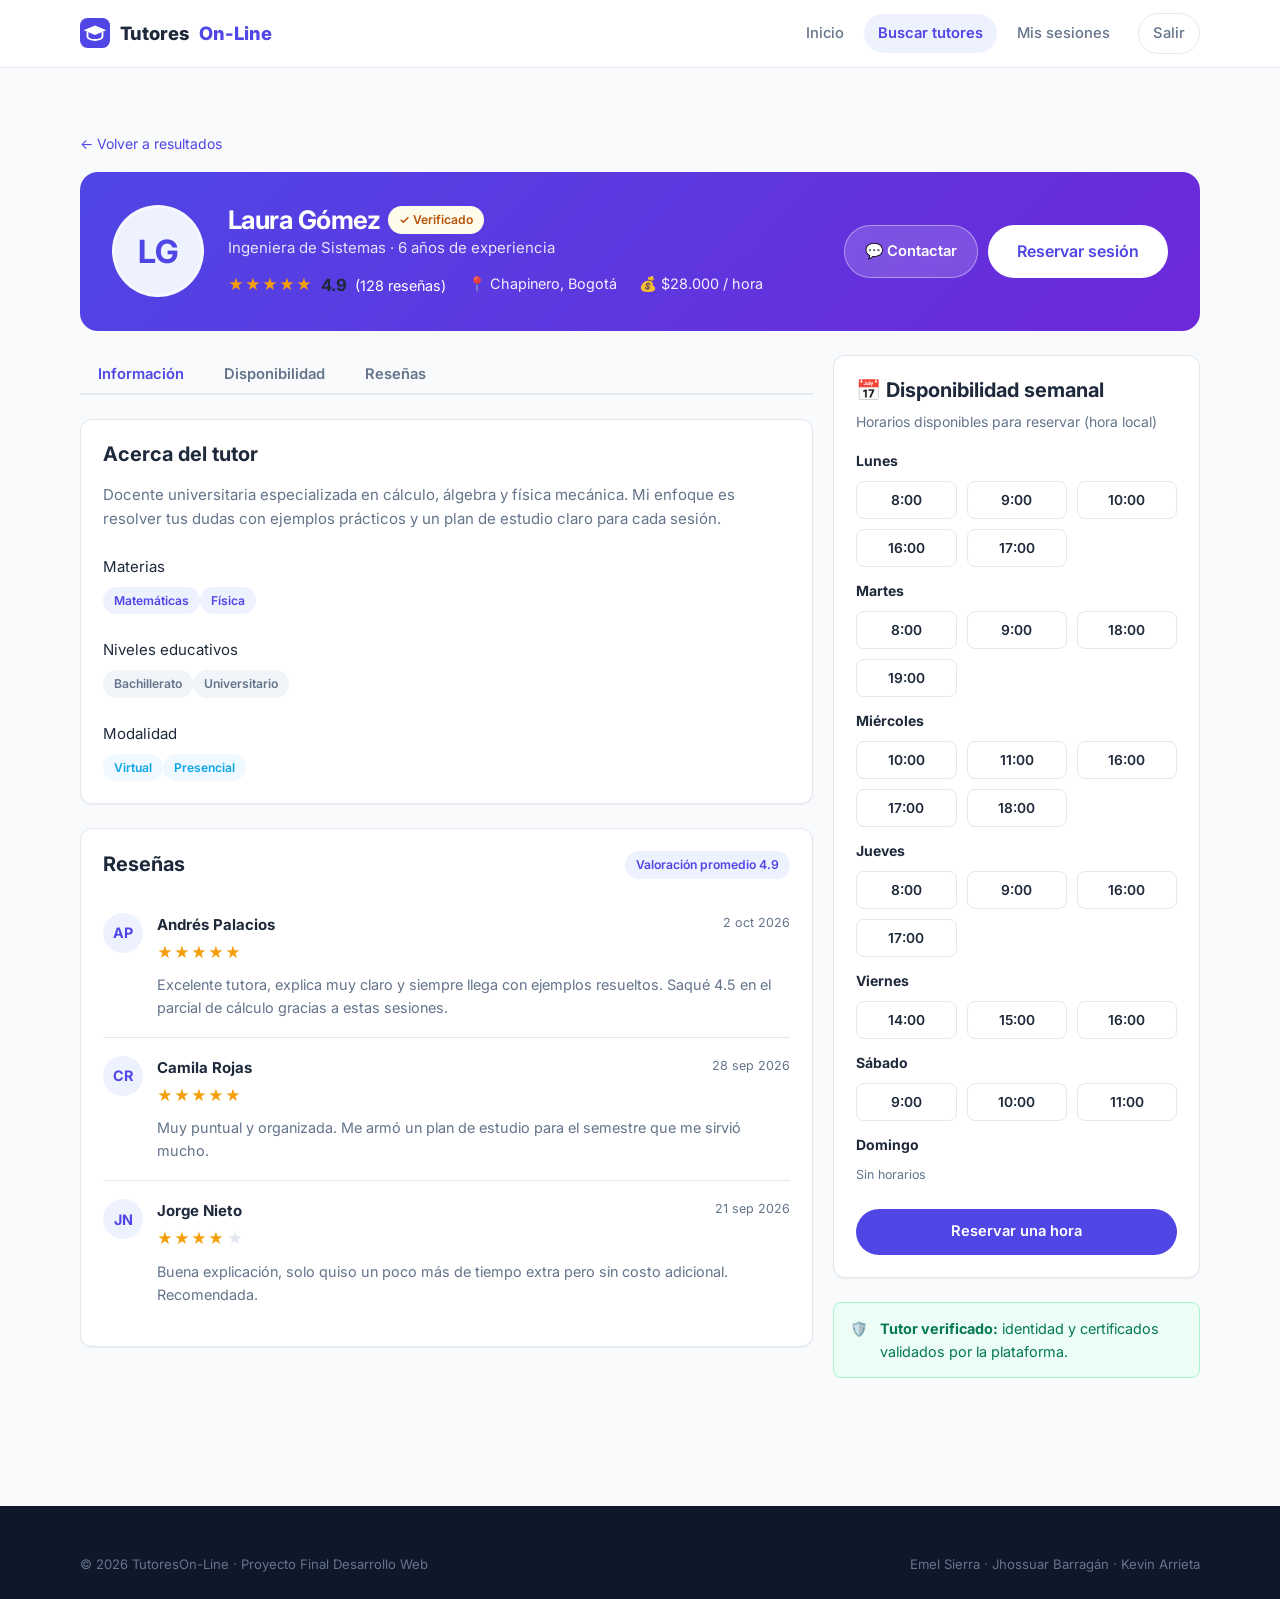
<file: estudiante/perfil-tutor.html>
<!DOCTYPE html>
<html lang="es">
<head>
  <meta charset="UTF-8" />
  <meta name="viewport" content="width=device-width, initial-scale=1.0" />
  <title>Perfil del tutor · TutoresOn-Line</title>
  <link rel="stylesheet" href="../css/base.css" />
  <link rel="stylesheet" href="../css/layout.css" />
  <link rel="stylesheet" href="../css/components.css" />
</head>
<body data-page="perfil">

  <header class="header">
    <div class="container">
      <a class="logo" href="../index.html">
        <svg width="30" height="30" viewBox="0 0 32 32" fill="none" aria-hidden="true">
          <rect width="32" height="32" rx="8" fill="#4f46e5"/>
          <path d="M16 8L4 13l12 5 12-5-12-5z" fill="#fff"/>
          <path d="M8 15.5V20c0 1.7 3.6 3.5 8 3.5s8-1.8 8-3.5v-4.5" stroke="#fff" stroke-width="2" fill="none" stroke-linecap="round"/>
        </svg>
        Tutores<span>On-Line</span>
      </a>
      <button class="nav-toggle" aria-label="Abrir menú">☰</button>
      <nav class="nav">
        <a href="../index.html">Inicio</a>
        <a href="busqueda.html" class="active">Buscar tutores</a>
        <a href="mis-sesiones.html">Mis sesiones</a>
        <a href="../login.html" class="btn btn-outline btn-sm">Salir</a>
      </nav>
    </div>
  </header>

  <main class="section">
    <div class="container">
      <a href="busqueda.html" class="text-sm">← Volver a resultados</a>

      <!-- Encabezado del perfil -->
      <div class="profile-head mt-2">
        <div class="avatar avatar-lg" id="avatar-tutor">LG</div>
        <div>
          <div class="d-flex gap-1" style="align-items:center">
            <h1 id="nombre-tutor">Laura Gómez</h1>
            <span class="badge badge-warning">✓ Verificado</span>
          </div>
          <p id="titulo-tutor">Ingeniera de Sistemas · 6 años de experiencia</p>
          <div class="profile-meta">
            <span id="rating-tutor" class="rating-summary" style="color:#fff"></span>
            <span>📍 <span id="zona-tutor">Chapinero, Bogotá</span></span>
            <span>💰 <span id="precio-tutor">$28.000</span> / hora</span>
          </div>
        </div>
        <div class="profile-actions">
          <a href="#" class="btn btn-light">💬 Contactar</a>
          <a href="#" class="btn btn-primary btn-lg" id="btn-reservar" style="background:#fff;color:#4f46e5">Reservar sesión</a>
        </div>
      </div>

      <div class="grid mt-3" style="grid-template-columns: 2fr 1fr; align-items:start">
        <div>
          <!-- Tabs -->
          <div class="tabs">
            <button class="active" type="button">Información</button>
            <button type="button">Disponibilidad</button>
            <button type="button">Reseñas</button>
          </div>

          <div class="card mb-3">
            <h3>Acerca del tutor</h3>
            <p class="mt-2" id="bio-tutor"></p>
            <div class="mt-3">
              <label class="filter-title">Materias</label>
              <div class="badges mt-1" id="materias-tutor"></div>
            </div>
            <div class="mt-3">
              <label class="filter-title">Niveles educativos</label>
              <div class="badges mt-1" id="niveles-tutor"></div>
            </div>
            <div class="mt-3">
              <label class="filter-title">Modalidad</label>
              <div class="badges mt-1" id="modos-tutor"></div>
            </div>
          </div>

          <div class="card">
            <div class="flex-between mb-2">
              <h3>Reseñas</h3>
              <span class="badge badge-primary">Valoración promedio 4.9</span>
            </div>
            <div id="resenas-list"></div>
          </div>
        </div>

        <!-- Disponibilidad -->
        <aside>
          <div class="card mb-3">
            <h3>📅 Disponibilidad semanal</h3>
            <p class="text-sm mt-1 mb-2">Horarios disponibles para reservar (hora local)</p>
            <div class="grid" style="grid-template-columns:1fr; gap:12px">
              <div data-dia="Lunes">
                <strong class="text-sm">Lunes</strong>
                <div class="slot-grid mt-1 slots"></div>
              </div>
              <div data-dia="Martes">
                <strong class="text-sm">Martes</strong>
                <div class="slot-grid mt-1 slots"></div>
              </div>
              <div data-dia="Miércoles">
                <strong class="text-sm">Miércoles</strong>
                <div class="slot-grid mt-1 slots"></div>
              </div>
              <div data-dia="Jueves">
                <strong class="text-sm">Jueves</strong>
                <div class="slot-grid mt-1 slots"></div>
              </div>
              <div data-dia="Viernes">
                <strong class="text-sm">Viernes</strong>
                <div class="slot-grid mt-1 slots"></div>
              </div>
              <div data-dia="Sábado">
                <strong class="text-sm">Sábado</strong>
                <div class="slot-grid mt-1 slots"></div>
              </div>
              <div data-dia="Domingo">
                <strong class="text-sm">Domingo</strong>
                <div class="slot-grid mt-1 slots"></div>
              </div>
            </div>
            <a href="reservar.html" class="btn btn-primary btn-block mt-3">Reservar una hora</a>
          </div>

          <div class="alert alert-success">
            <span>🛡️</span>
            <span><strong>Tutor verificado:</strong> identidad y certificados validados por la plataforma.</span>
          </div>
        </aside>
      </div>
    </div>
  </main>

  <footer class="footer">
    <div class="container">
      <div class="footer-bottom" style="margin-top:0; border-top:none; padding-top:0">
        <span>© 2026 TutoresOn-Line · Proyecto Final Desarrollo Web</span>
        <span>Emel Sierra · Jhossuar Barragán · Kevin Arrieta</span>
      </div>
    </div>
  </footer>

  <script src="../js/datos.js"></script>
  <script src="../js/app.js"></script>
</body>
</html>
</file>
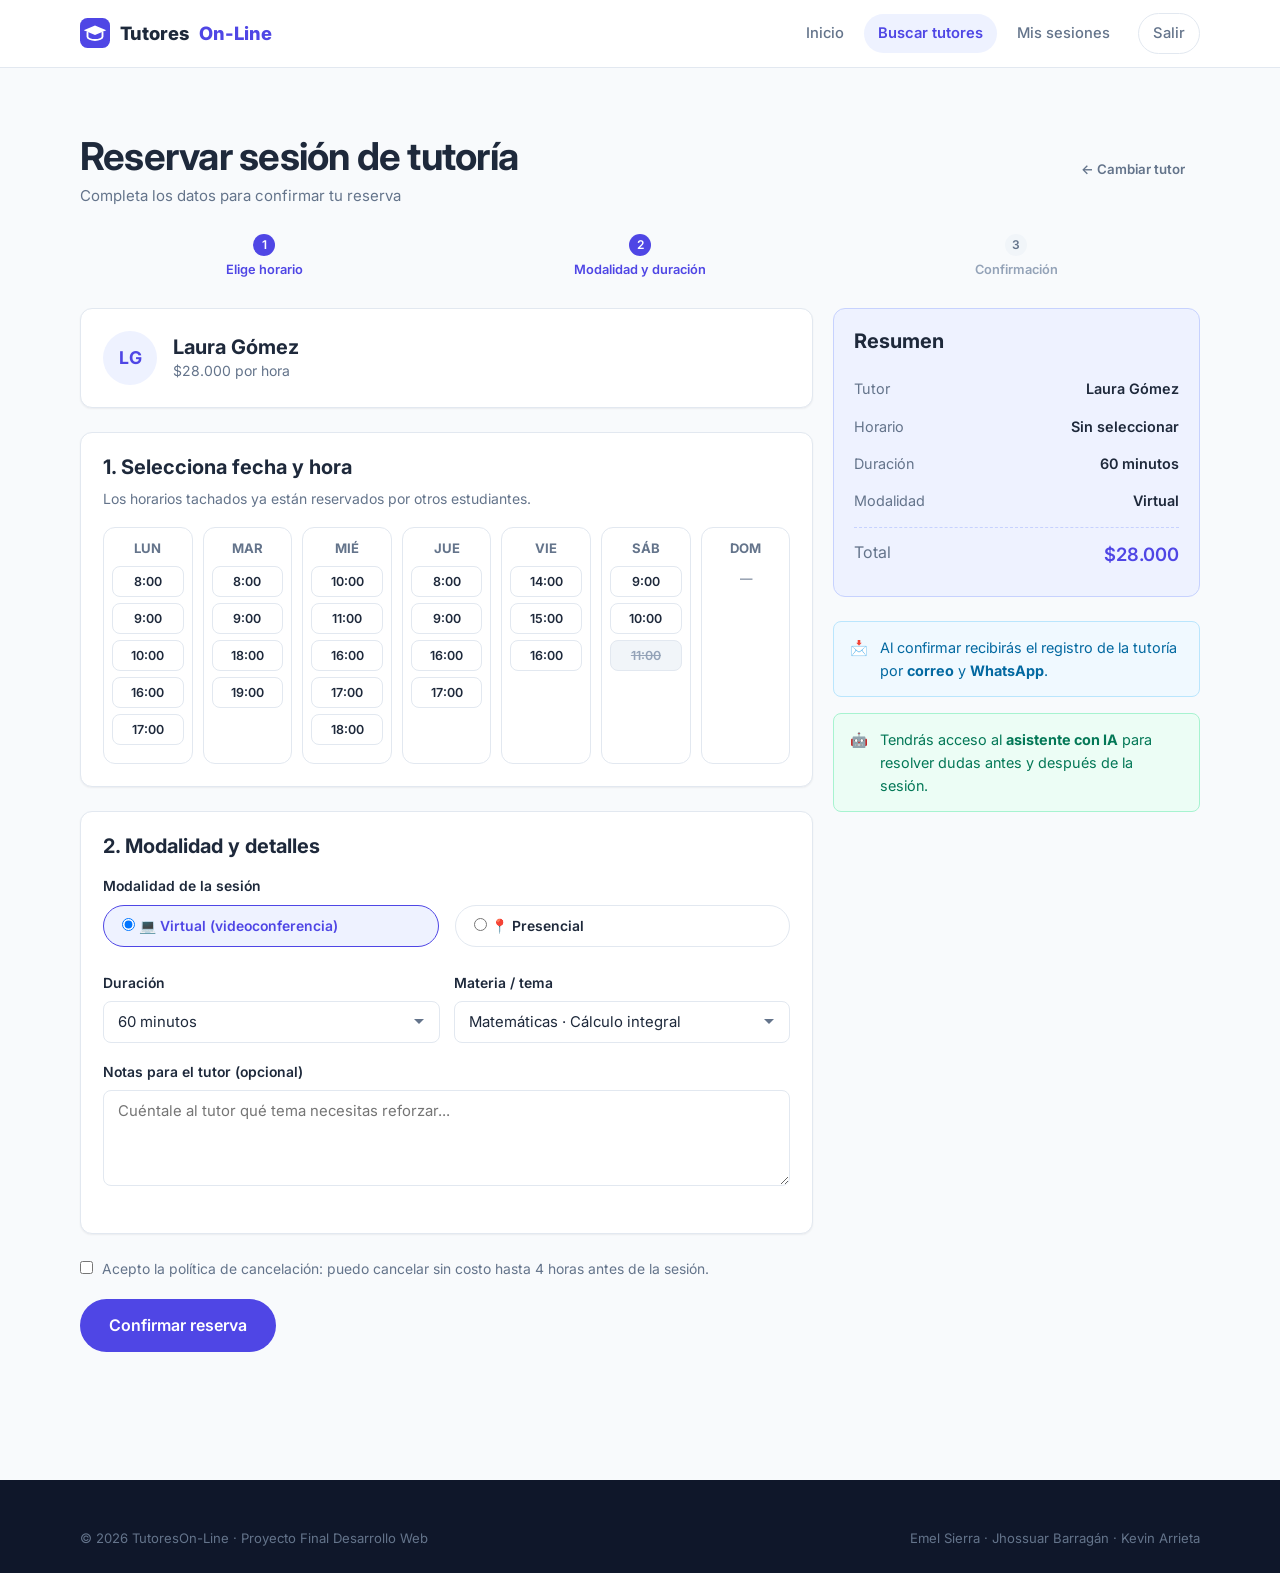
<file: estudiante/reservar.html>
<!DOCTYPE html>
<html lang="es">
<head>
  <meta charset="UTF-8" />
  <meta name="viewport" content="width=device-width, initial-scale=1.0" />
  <title>Reservar sesión · TutoresOn-Line</title>
  <link rel="stylesheet" href="../css/base.css" />
  <link rel="stylesheet" href="../css/layout.css" />
  <link rel="stylesheet" href="../css/components.css" />
</head>
<body data-page="reservar">

  <header class="header">
    <div class="container">
      <a class="logo" href="../index.html">
        <svg width="30" height="30" viewBox="0 0 32 32" fill="none" aria-hidden="true">
          <rect width="32" height="32" rx="8" fill="#4f46e5"/>
          <path d="M16 8L4 13l12 5 12-5-12-5z" fill="#fff"/>
          <path d="M8 15.5V20c0 1.7 3.6 3.5 8 3.5s8-1.8 8-3.5v-4.5" stroke="#fff" stroke-width="2" fill="none" stroke-linecap="round"/>
        </svg>
        Tutores<span>On-Line</span>
      </a>
      <button class="nav-toggle" aria-label="Abrir menú">☰</button>
      <nav class="nav">
        <a href="../index.html">Inicio</a>
        <a href="busqueda.html" class="active">Buscar tutores</a>
        <a href="mis-sesiones.html">Mis sesiones</a>
        <a href="../login.html" class="btn btn-outline btn-sm">Salir</a>
      </nav>
    </div>
  </header>

  <main class="section">
    <div class="container">
      <div class="page-head">
        <div>
          <h1>Reservar sesión de tutoría</h1>
          <p>Completa los datos para confirmar tu reserva</p>
        </div>
        <a href="busqueda.html" class="btn btn-ghost btn-sm">← Cambiar tutor</a>
      </div>

      <!-- Pasos -->
      <div class="steps">
        <div class="step active" data-n="1">Elige horario</div>
        <div class="step active" data-n="2">Modalidad y duración</div>
        <div class="step" data-n="3">Confirmación</div>
      </div>

      <div class="grid" style="grid-template-columns: 2fr 1fr; align-items:start">
        <!-- Formulario -->
        <div>
          <div class="card mb-3">
            <div class="d-flex gap-2" style="align-items:center">
              <div class="avatar" id="r-iniciales">LG</div>
              <div>
                <h3 id="r-nombre">Laura Gómez</h3>
                <p class="text-sm"><span id="r-precio">$28.000</span> por hora</p>
              </div>
            </div>
          </div>

          <div class="card mb-3">
            <h3>1. Selecciona fecha y hora</h3>
            <p class="text-sm mt-1 mb-2">Los horarios tachados ya están reservados por otros estudiantes.</p>

            <div class="week-grid">
              <div class="day-col" data-dia="Lunes">
                <h4>Lun</h4>
                <div class="slots"></div>
              </div>
              <div class="day-col" data-dia="Martes">
                <h4>Mar</h4>
                <div class="slots"></div>
              </div>
              <div class="day-col" data-dia="Miércoles">
                <h4>Mié</h4>
                <div class="slots"></div>
              </div>
              <div class="day-col" data-dia="Jueves">
                <h4>Jue</h4>
                <div class="slots"></div>
              </div>
              <div class="day-col" data-dia="Viernes">
                <h4>Vie</h4>
                <div class="slots"></div>
              </div>
              <div class="day-col" data-dia="Sábado">
                <h4>Sáb</h4>
                <div class="slots"></div>
              </div>
              <div class="day-col" data-dia="Domingo">
                <h4>Dom</h4>
                <div class="slots"></div>
              </div>
            </div>
          </div>

          <div class="card mb-3">
            <h3>2. Modalidad y detalles</h3>

            <div class="form-group mt-2">
              <label>Modalidad de la sesión</label>
              <div class="d-flex gap-2">
                <label class="chip active" style="flex:1; justify-content:center">
                  <input type="radio" name="modo" value="Virtual" checked /> 💻 Virtual (videoconferencia)
                </label>
                <label class="chip" style="flex:1; justify-content:center">
                  <input type="radio" name="modo" value="Presencial" /> 📍 Presencial
                </label>
              </div>
            </div>

            <div class="form-row">
              <div class="form-group">
                <label for="dur">Duración</label>
                <select class="form-control" id="dur">
                  <option value="60">60 minutos</option>
                  <option value="90">90 minutos</option>
                  <option value="120">120 minutos</option>
                </select>
              </div>
              <div class="form-group">
                <label for="materia-sesion">Materia / tema</label>
                <select class="form-control" id="materia-sesion">
                  <option>Matemáticas · Cálculo integral</option>
                  <option>Matemáticas · Derivadas</option>
                  <option>Física · Cinemática</option>
                  <option>Otro tema (indicar en notas)</option>
                </select>
              </div>
            </div>

            <div class="form-group d-none" id="campo-direccion">
              <label for="dir">Dirección para sesión presencial</label>
              <input class="form-control" type="text" id="dir" placeholder="Calle 123 #45-67, Barrio, Ciudad" />
            </div>

            <div class="form-group">
              <label for="notas">Notas para el tutor (opcional)</label>
              <textarea class="form-control" id="notas" placeholder="Cuéntale al tutor qué tema necesitas reforzar..."></textarea>
            </div>
          </div>

          <label class="form-check">
            <input type="checkbox" required />
            <span>Acepto la política de cancelación: puedo cancelar sin costo hasta 4 horas antes de la sesión.</span>
          </label>

          <a href="../comun/confirmacion.html" class="btn btn-primary btn-lg">Confirmar reserva</a>
        </div>

        <!-- Resumen -->
        <aside>
          <div class="summary-card">
            <h3 class="mb-2">Resumen</h3>
            <div class="row"><span>Tutor</span><span id="r-nombre-2">Laura Gómez</span></div>
            <div class="row"><span>Horario</span><span id="s-fecha">Sin seleccionar</span></div>
            <div class="row"><span>Duración</span><span id="s-duracion">60 minutos</span></div>
            <div class="row"><span>Modalidad</span><span>Virtual</span></div>
            <div class="row total"><span>Total</span><span id="s-total">$28.000</span></div>
          </div>

          <div class="alert alert-info mt-3">
            <span>📩</span>
            <span>Al confirmar recibirás el registro de la tutoría por <strong>correo</strong> y <strong>WhatsApp</strong>.</span>
          </div>

          <div class="alert alert-success mt-2">
            <span>🤖</span>
            <span>Tendrás acceso al <strong>asistente con IA</strong> para resolver dudas antes y después de la sesión.</span>
          </div>
        </aside>
      </div>
    </div>
  </main>

  <footer class="footer">
    <div class="container">
      <div class="footer-bottom" style="margin-top:0; border-top:none; padding-top:0">
        <span>© 2026 TutoresOn-Line · Proyecto Final Desarrollo Web</span>
        <span>Emel Sierra · Jhossuar Barragán · Kevin Arrieta</span>
      </div>
    </div>
  </footer>

  <script src="../js/datos.js"></script>
  <script src="../js/app.js"></script>
</body>
</html>
</file>
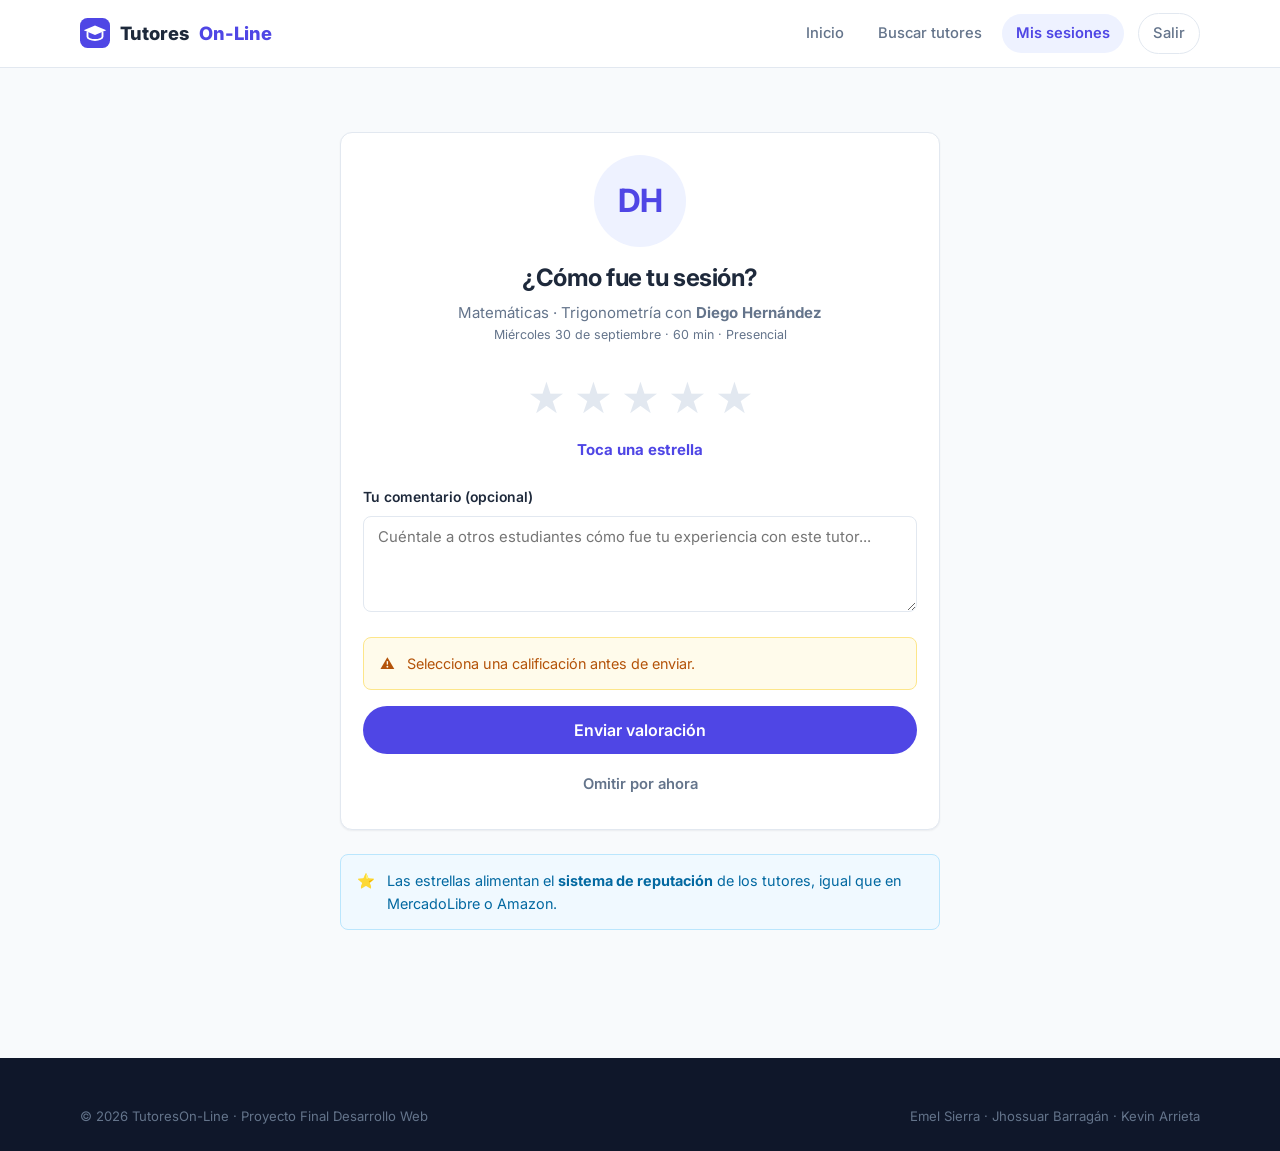
<file: estudiante/valorar.html>
<!DOCTYPE html>
<html lang="es">
<head>
  <meta charset="UTF-8" />
  <meta name="viewport" content="width=device-width, initial-scale=1.0" />
  <title>Valorar tutor · TutoresOn-Line</title>
  <link rel="stylesheet" href="../css/base.css" />
  <link rel="stylesheet" href="../css/layout.css" />
  <link rel="stylesheet" href="../css/components.css" />
</head>
<body data-page="valorar">

  <header class="header">
    <div class="container">
      <a class="logo" href="../index.html">
        <svg width="30" height="30" viewBox="0 0 32 32" fill="none" aria-hidden="true">
          <rect width="32" height="32" rx="8" fill="#4f46e5"/>
          <path d="M16 8L4 13l12 5 12-5-12-5z" fill="#fff"/>
          <path d="M8 15.5V20c0 1.7 3.6 3.5 8 3.5s8-1.8 8-3.5v-4.5" stroke="#fff" stroke-width="2" fill="none" stroke-linecap="round"/>
        </svg>
        Tutores<span>On-Line</span>
      </a>
      <button class="nav-toggle" aria-label="Abrir menú">☰</button>
      <nav class="nav">
        <a href="../index.html">Inicio</a>
        <a href="busqueda.html">Buscar tutores</a>
        <a href="mis-sesiones.html" class="active">Mis sesiones</a>
        <a href="../login.html" class="btn btn-outline btn-sm">Salir</a>
      </nav>
    </div>
  </header>

  <main class="section">
    <div class="container" style="max-width:640px">
      <div class="card">
        <div class="text-center">
          <div class="avatar avatar-lg" style="margin:0 auto">DH</div>
          <h1 class="mt-2" style="font-size:1.5rem">¿Cómo fue tu sesión?</h1>
          <p class="mt-1">Matemáticas · Trigonometría con <strong>Diego Hernández</strong></p>
          <p class="text-xs text-muted">Miércoles 30 de septiembre · 60 min · Presencial</p>
        </div>

        <form id="form-valoracion" class="mt-3">
          <div class="text-center">
            <div class="stars-input" id="stars-input" style="justify-content:center">
              <span>★</span><span>★</span><span>★</span><span>★</span><span>★</span>
            </div>
            <p class="mt-1"><strong id="estrella-label" class="accent">Toca una estrella</strong></p>
          </div>

          <div class="form-group mt-3">
            <label for="comentario">Tu comentario (opcional)</label>
            <textarea class="form-control" id="comentario" placeholder="Cuéntale a otros estudiantes cómo fue tu experiencia con este tutor..."></textarea>
          </div>

          <div class="alert alert-warning d-none" id="alerta-valor">
            <span>⚠️</span>
            <span>Selecciona una calificación antes de enviar.</span>
          </div>

          <button type="submit" class="btn btn-primary btn-block btn-lg mt-2">Enviar valoración</button>
          <a href="mis-sesiones.html" class="btn btn-ghost btn-block mt-1">Omitir por ahora</a>
        </form>

        <div class="text-center d-none mt-3" id="valor-exito">
          <div class="confirm-icon" style="width:64px;height:64px;font-size:1.8rem">✓</div>
          <h3>¡Gracias por tu valoración!</h3>
          <p class="mt-1">Tu reseña ayuda a que otros estudiantes elijan con confianza. La reputación del tutor se actualiza al instante.</p>
          <a href="mis-sesiones.html" class="btn btn-primary mt-3">Volver a mis sesiones</a>
        </div>
      </div>

      <div class="alert alert-info mt-3">
        <span>⭐</span>
        <span>Las estrellas alimentan el <strong>sistema de reputación</strong> de los tutores, igual que en MercadoLibre o Amazon.</span>
      </div>
    </div>
  </main>

  <footer class="footer">
    <div class="container">
      <div class="footer-bottom" style="margin-top:0; border-top:none; padding-top:0">
        <span>© 2026 TutoresOn-Line · Proyecto Final Desarrollo Web</span>
        <span>Emel Sierra · Jhossuar Barragán · Kevin Arrieta</span>
      </div>
    </div>
  </footer>

  <script src="../js/datos.js"></script>
  <script src="../js/app.js"></script>
</body>
</html>
</file>
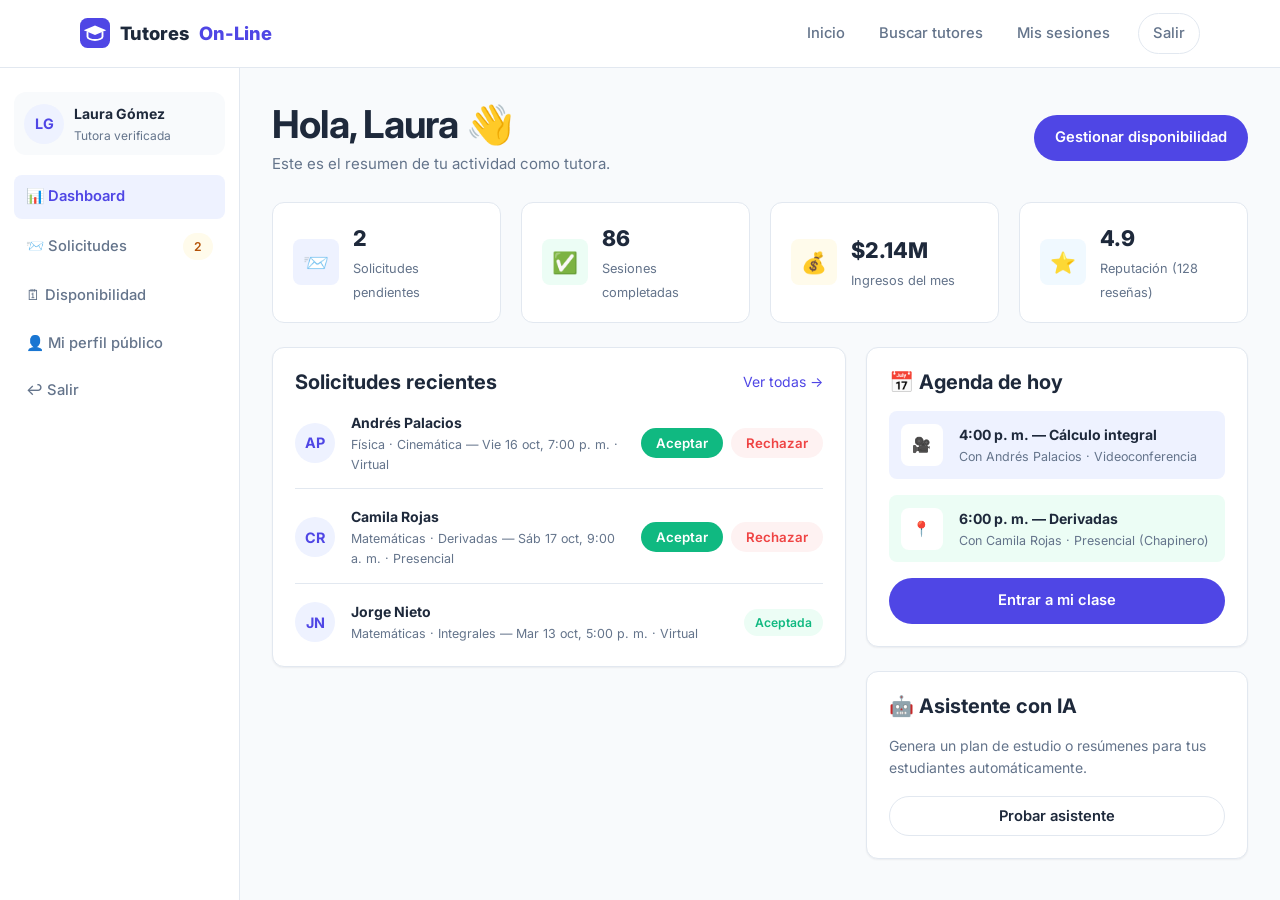
<file: tutor/dashboard.html>
<!DOCTYPE html>
<html lang="es">
<head>
  <meta charset="UTF-8" />
  <meta name="viewport" content="width=device-width, initial-scale=1.0" />
  <title>Panel del tutor · TutoresOn-Line</title>
  <link rel="stylesheet" href="../css/base.css" />
  <link rel="stylesheet" href="../css/layout.css" />
  <link rel="stylesheet" href="../css/components.css" />
</head>
<body data-page="dashboard">

  <header class="header">
    <div class="container">
      <a class="logo" href="../index.html">
        <svg width="30" height="30" viewBox="0 0 32 32" fill="none" aria-hidden="true">
          <rect width="32" height="32" rx="8" fill="#4f46e5"/>
          <path d="M16 8L4 13l12 5 12-5-12-5z" fill="#fff"/>
          <path d="M8 15.5V20c0 1.7 3.6 3.5 8 3.5s8-1.8 8-3.5v-4.5" stroke="#fff" stroke-width="2" fill="none" stroke-linecap="round"/>
        </svg>
        Tutores<span>On-Line</span>
      </a>
      <button class="nav-toggle" aria-label="Abrir menú">☰</button>
      <nav class="nav">
        <a href="../index.html">Inicio</a>
        <a href="../estudiante/busqueda.html">Buscar tutores</a>
        <a href="../estudiante/mis-sesiones.html">Mis sesiones</a>
        <a href="../login.html" class="btn btn-outline btn-sm">Salir</a>
      </nav>
    </div>
  </header>

  <div class="app-layout">
    <!-- Sidebar -->
    <aside class="sidebar">
      <div class="user-chip">
        <div class="avatar avatar-sm">LG</div>
        <div>
          <strong class="text-sm">Laura Gómez</strong>
          <small>Tutora verificada</small>
        </div>
      </div>
      <nav>
        <a href="dashboard.html" class="active">📊 Dashboard</a>
        <a href="solicitudes.html">📨 Solicitudes <span class="badge badge-warning" style="margin-left:auto">2</span></a>
        <a href="disponibilidad.html">🗓 Disponibilidad</a>
        <a href="../estudiante/perfil-tutor.html">👤 Mi perfil público</a>
        <a href="../index.html">↩ Salir</a>
      </nav>
    </aside>

    <!-- Contenido -->
    <section class="app-content">
      <div class="page-head">
        <div>
          <h1>Hola, Laura 👋</h1>
          <p>Este es el resumen de tu actividad como tutora.</p>
        </div>
        <a href="disponibilidad.html" class="btn btn-primary">Gestionar disponibilidad</a>
      </div>

      <!-- Stats -->
      <div class="grid grid-4 mb-3">
        <div class="stat-card">
          <div class="icon purple">📨</div>
          <div><strong>2</strong><span>Solicitudes pendientes</span></div>
        </div>
        <div class="stat-card">
          <div class="icon green">✅</div>
          <div><strong>86</strong><span>Sesiones completadas</span></div>
        </div>
        <div class="stat-card">
          <div class="icon amber">💰</div>
          <div><strong>$2.14M</strong><span>Ingresos del mes</span></div>
        </div>
        <div class="stat-card">
          <div class="icon blue">⭐</div>
          <div><strong>4.9</strong><span>Reputación (128 reseñas)</span></div>
        </div>
      </div>

      <div class="grid" style="grid-template-columns: 3fr 2fr; align-items:start">
        <!-- Solicitudes recientes -->
        <div class="card">
          <div class="flex-between mb-2">
            <h3>Solicitudes recientes</h3>
            <a href="solicitudes.html" class="text-sm">Ver todas →</a>
          </div>

          <div class="d-flex gap-2 mb-2" style="align-items:center; border-bottom:1px solid var(--border); padding-bottom:14px">
            <div class="avatar avatar-sm">AP</div>
            <div style="flex:1">
              <strong class="text-sm">Andrés Palacios</strong>
              <p class="text-xs text-muted">Física · Cinemática — Vie 16 oct, 7:00 p. m. · Virtual</p>
            </div>
            <div class="d-flex gap-1">
              <button class="btn btn-success btn-sm">Aceptar</button>
              <button class="btn btn-danger btn-sm">Rechazar</button>
            </div>
          </div>

          <div class="d-flex gap-2 mb-2" style="align-items:center; border-bottom:1px solid var(--border); padding-bottom:14px">
            <div class="avatar avatar-sm">CR</div>
            <div style="flex:1">
              <strong class="text-sm">Camila Rojas</strong>
              <p class="text-xs text-muted">Matemáticas · Derivadas — Sáb 17 oct, 9:00 a. m. · Presencial</p>
            </div>
            <div class="d-flex gap-1">
              <button class="btn btn-success btn-sm">Aceptar</button>
              <button class="btn btn-danger btn-sm">Rechazar</button>
            </div>
          </div>

          <div class="d-flex gap-2" style="align-items:center">
            <div class="avatar avatar-sm">JN</div>
            <div style="flex:1">
              <strong class="text-sm">Jorge Nieto</strong>
              <p class="text-xs text-muted">Matemáticas · Integrales — Mar 13 oct, 5:00 p. m. · Virtual</p>
            </div>
            <span class="badge badge-success">Aceptada</span>
          </div>
        </div>

        <!-- Agenda de hoy -->
        <div>
          <div class="card mb-3">
            <h3 class="mb-2">📅 Agenda de hoy</h3>
            <div class="d-flex gap-2 mb-2" style="align-items:center; background:var(--primary-light); border-radius:var(--radius-sm); padding:12px">
              <div class="icon" style="background:#fff; border-radius:8px; width:42px; height:42px; display:flex; align-items:center; justify-content:center">🎥</div>
              <div>
                <strong class="text-sm">4:00 p. m. — Cálculo integral</strong>
                <p class="text-xs text-muted">Con Andrés Palacios · Videoconferencia</p>
              </div>
            </div>
            <div class="d-flex gap-2" style="align-items:center; background:var(--success-light); border-radius:var(--radius-sm); padding:12px">
              <div class="icon" style="background:#fff; border-radius:8px; width:42px; height:42px; display:flex; align-items:center; justify-content:center">📍</div>
              <div>
                <strong class="text-sm">6:00 p. m. — Derivadas</strong>
                <p class="text-xs text-muted">Con Camila Rojas · Presencial (Chapinero)</p>
              </div>
            </div>
            <a href="../comun/videoconferencia.html" class="btn btn-primary btn-block mt-2">Entrar a mi clase</a>
          </div>

          <div class="card">
            <h3 class="mb-2">🤖 Asistente con IA</h3>
            <p class="text-sm">Genera un plan de estudio o resúmenes para tus estudiantes automáticamente.</p>
            <button class="btn btn-outline btn-block mt-2">Probar asistente</button>
          </div>
        </div>
      </div>
    </section>
  </div>

  <script src="../js/datos.js"></script>
  <script src="../js/app.js"></script>
</body>
</html>
</file>
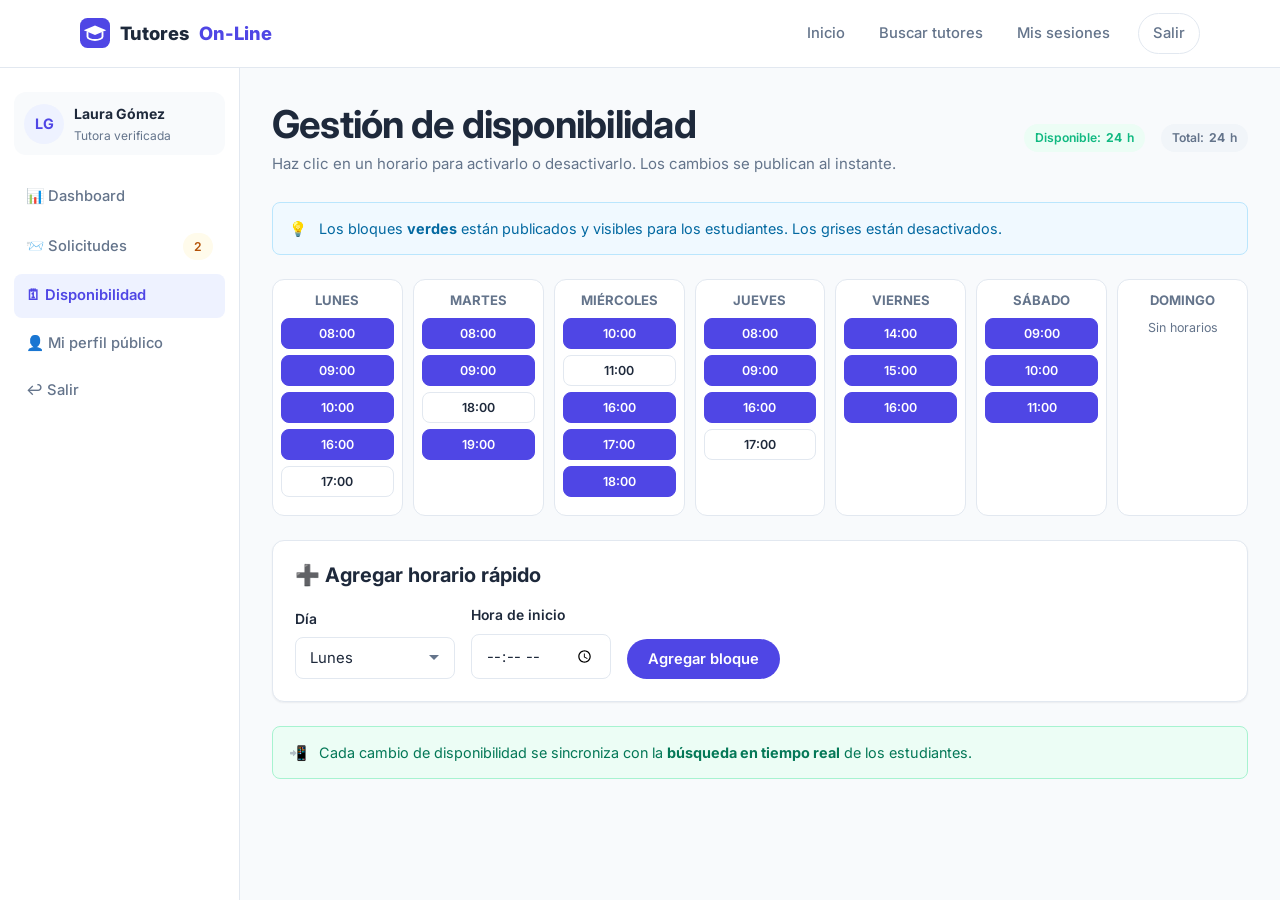
<file: tutor/disponibilidad.html>
<!DOCTYPE html>
<html lang="es">
<head>
  <meta charset="UTF-8" />
  <meta name="viewport" content="width=device-width, initial-scale=1.0" />
  <title>Disponibilidad · TutoresOn-Line</title>
  <link rel="stylesheet" href="../css/base.css" />
  <link rel="stylesheet" href="../css/layout.css" />
  <link rel="stylesheet" href="../css/components.css" />
</head>
<body data-page="disponibilidad">

  <header class="header">
    <div class="container">
      <a class="logo" href="../index.html">
        <svg width="30" height="30" viewBox="0 0 32 32" fill="none" aria-hidden="true">
          <rect width="32" height="32" rx="8" fill="#4f46e5"/>
          <path d="M16 8L4 13l12 5 12-5-12-5z" fill="#fff"/>
          <path d="M8 15.5V20c0 1.7 3.6 3.5 8 3.5s8-1.8 8-3.5v-4.5" stroke="#fff" stroke-width="2" fill="none" stroke-linecap="round"/>
        </svg>
        Tutores<span>On-Line</span>
      </a>
      <button class="nav-toggle" aria-label="Abrir menú">☰</button>
      <nav class="nav">
        <a href="../index.html">Inicio</a>
        <a href="../estudiante/busqueda.html">Buscar tutores</a>
        <a href="../estudiante/mis-sesiones.html">Mis sesiones</a>
        <a href="../login.html" class="btn btn-outline btn-sm">Salir</a>
      </nav>
    </div>
  </header>

  <div class="app-layout">
    <aside class="sidebar">
      <div class="user-chip">
        <div class="avatar avatar-sm">LG</div>
        <div>
          <strong class="text-sm">Laura Gómez</strong>
          <small>Tutora verificada</small>
        </div>
      </div>
      <nav>
        <a href="dashboard.html">📊 Dashboard</a>
        <a href="solicitudes.html">📨 Solicitudes <span class="badge badge-warning" style="margin-left:auto">2</span></a>
        <a href="disponibilidad.html" class="active">🗓 Disponibilidad</a>
        <a href="../estudiante/perfil-tutor.html">👤 Mi perfil público</a>
        <a href="../index.html">↩ Salir</a>
      </nav>
    </aside>

    <section class="app-content" style="max-width:none">
      <div class="page-head">
        <div>
          <h1>Gestión de disponibilidad</h1>
          <p>Haz clic en un horario para activarlo o desactivarlo. Los cambios se publican al instante.</p>
        </div>
        <div class="d-flex gap-2 text-sm" style="align-items:center">
          <span class="badge badge-success">Disponible: <strong id="horas-libres">0</strong> h</span>
          <span class="badge">Total: <strong id="horas-totales">0</strong> h</span>
        </div>
      </div>

      <div class="alert alert-info mb-3">
        <span>💡</span>
        <span>Los bloques <strong>verdes</strong> están publicados y visibles para los estudiantes. Los grises están desactivados.</span>
      </div>

      <div class="week-grid mb-3">
        <div class="day-col" data-dia="Lunes">
          <h4>Lunes</h4>
          <button class="slot selected">08:00</button>
          <button class="slot selected">09:00</button>
          <button class="slot selected">10:00</button>
          <button class="slot selected">16:00</button>
          <button class="slot">17:00</button>
        </div>
        <div class="day-col" data-dia="Martes">
          <h4>Martes</h4>
          <button class="slot selected">08:00</button>
          <button class="slot selected">09:00</button>
          <button class="slot">18:00</button>
          <button class="slot selected">19:00</button>
        </div>
        <div class="day-col" data-dia="Miércoles">
          <h4>Miércoles</h4>
          <button class="slot selected">10:00</button>
          <button class="slot">11:00</button>
          <button class="slot selected">16:00</button>
          <button class="slot selected">17:00</button>
          <button class="slot selected">18:00</button>
        </div>
        <div class="day-col" data-dia="Jueves">
          <h4>Jueves</h4>
          <button class="slot selected">08:00</button>
          <button class="slot selected">09:00</button>
          <button class="slot selected">16:00</button>
          <button class="slot">17:00</button>
        </div>
        <div class="day-col" data-dia="Viernes">
          <h4>Viernes</h4>
          <button class="slot selected">14:00</button>
          <button class="slot selected">15:00</button>
          <button class="slot selected">16:00</button>
        </div>
        <div class="day-col" data-dia="Sábado">
          <h4>Sábado</h4>
          <button class="slot selected">09:00</button>
          <button class="slot selected">10:00</button>
          <button class="slot selected">11:00</button>
        </div>
        <div class="day-col" data-dia="Domingo">
          <h4>Domingo</h4>
          <div class="text-xs text-muted">Sin horarios</div>
        </div>
      </div>

      <div class="card">
        <h3 class="mb-2">➕ Agregar horario rápido</h3>
        <form id="form-slot" class="d-flex gap-2 flex-wrap" style="align-items:flex-end">
          <div class="form-group" style="margin:0; min-width:160px">
            <label for="nuevo-dia">Día</label>
            <select class="form-control" id="nuevo-dia">
              <option>Lunes</option>
              <option>Martes</option>
              <option>Miércoles</option>
              <option>Jueves</option>
              <option>Viernes</option>
              <option>Sábado</option>
              <option>Domingo</option>
            </select>
          </div>
          <div class="form-group" style="margin:0; min-width:140px">
            <label for="nueva-hora">Hora de inicio</label>
            <input class="form-control" type="time" id="nueva-hora" required />
          </div>
          <button type="submit" class="btn btn-primary">Agregar bloque</button>
        </form>
      </div>

      <div class="alert alert-success mt-3">
        <span>📲</span>
        <span>Cada cambio de disponibilidad se sincroniza con la <strong>búsqueda en tiempo real</strong> de los estudiantes.</span>
      </div>
    </section>
  </div>

  <script src="../js/datos.js"></script>
  <script src="../js/app.js"></script>
</body>
</html>
</file>
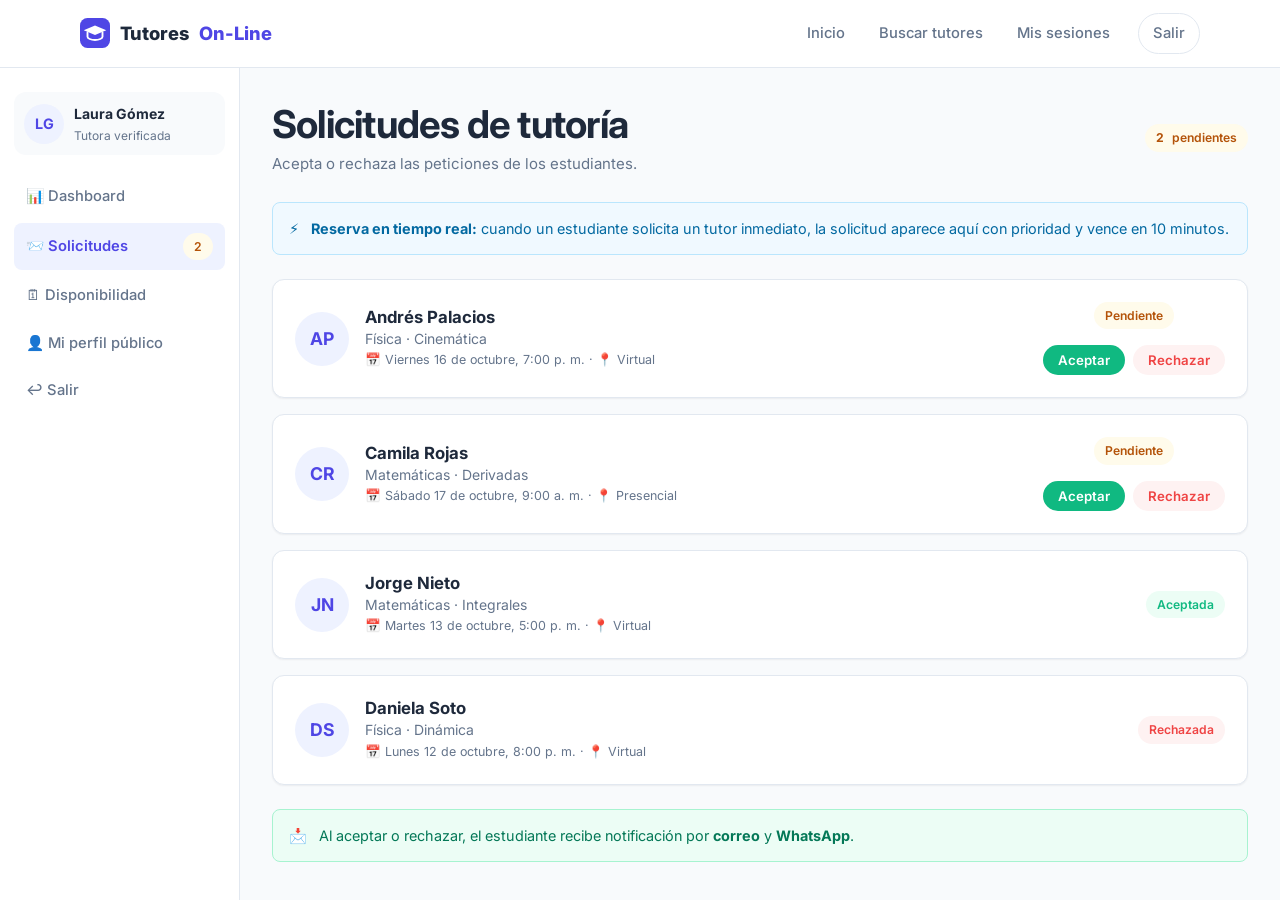
<file: tutor/solicitudes.html>
<!DOCTYPE html>
<html lang="es">
<head>
  <meta charset="UTF-8" />
  <meta name="viewport" content="width=device-width, initial-scale=1.0" />
  <title>Solicitudes · TutoresOn-Line</title>
  <link rel="stylesheet" href="../css/base.css" />
  <link rel="stylesheet" href="../css/layout.css" />
  <link rel="stylesheet" href="../css/components.css" />
</head>
<body data-page="solicitudes">

  <header class="header">
    <div class="container">
      <a class="logo" href="../index.html">
        <svg width="30" height="30" viewBox="0 0 32 32" fill="none" aria-hidden="true">
          <rect width="32" height="32" rx="8" fill="#4f46e5"/>
          <path d="M16 8L4 13l12 5 12-5-12-5z" fill="#fff"/>
          <path d="M8 15.5V20c0 1.7 3.6 3.5 8 3.5s8-1.8 8-3.5v-4.5" stroke="#fff" stroke-width="2" fill="none" stroke-linecap="round"/>
        </svg>
        Tutores<span>On-Line</span>
      </a>
      <button class="nav-toggle" aria-label="Abrir menú">☰</button>
      <nav class="nav">
        <a href="../index.html">Inicio</a>
        <a href="../estudiante/busqueda.html">Buscar tutores</a>
        <a href="../estudiante/mis-sesiones.html">Mis sesiones</a>
        <a href="../login.html" class="btn btn-outline btn-sm">Salir</a>
      </nav>
    </div>
  </header>

  <div class="app-layout">
    <aside class="sidebar">
      <div class="user-chip">
        <div class="avatar avatar-sm">LG</div>
        <div>
          <strong class="text-sm">Laura Gómez</strong>
          <small>Tutora verificada</small>
        </div>
      </div>
      <nav>
        <a href="dashboard.html">📊 Dashboard</a>
        <a href="solicitudes.html" class="active">📨 Solicitudes <span class="badge badge-warning" id="badge-pend" style="margin-left:auto">2</span></a>
        <a href="disponibilidad.html">🗓 Disponibilidad</a>
        <a href="../estudiante/perfil-tutor.html">👤 Mi perfil público</a>
        <a href="../index.html">↩ Salir</a>
      </nav>
    </aside>

    <section class="app-content">
      <div class="page-head">
        <div>
          <h1>Solicitudes de tutoría</h1>
          <p>Acepta o rechaza las peticiones de los estudiantes.</p>
        </div>
        <span class="badge badge-warning"><strong id="pendientes">2</strong>&nbsp;pendientes</span>
      </div>

      <div class="alert alert-info mb-3">
        <span>⚡</span>
        <span><strong>Reserva en tiempo real:</strong> cuando un estudiante solicita un tutor inmediato, la solicitud aparece aquí con prioridad y vence en 10 minutos.</span>
      </div>

      <div id="solicitudes-list"></div>

      <div class="alert alert-success mt-3">
        <span>📩</span>
        <span>Al aceptar o rechazar, el estudiante recibe notificación por <strong>correo</strong> y <strong>WhatsApp</strong>.</span>
      </div>
    </section>
  </div>

  <script src="../js/datos.js"></script>
  <script src="../js/app.js"></script>
</body>
</html>
</file>
<file: css/base.css>
/* =========================================================
   TutoresOn-Line · base.css
   Reset, variables de diseño, tipografía y utilidades base
   ========================================================= */

@import url('https://fonts.googleapis.com/css2?family=Inter:wght@400;500;600;700;800&display=swap');

:root {
  /* Colores principales */
  --primary: #4f46e5;
  --primary-dark: #4338ca;
  --primary-light: #eef2ff;
  --primary-soft: #c7d2fe;

  /* Acentos y estados */
  --accent: #f59e0b;
  --success: #10b981;
  --success-light: #ecfdf5;
  --danger: #ef4444;
  --danger-light: #fef2f2;
  --warning: #f59e0b;
  --warning-light: #fffbeb;
  --info: #0ea5e9;
  --info-light: #f0f9ff;

  /* Neutros */
  --text: #1e293b;
  --text-muted: #64748b;
  --text-light: #94a3b8;
  --bg: #f8fafc;
  --bg-alt: #f1f5f9;
  --white: #ffffff;
  --border: #e2e8f0;

  /* Formas y sombras */
  --radius-sm: 8px;
  --radius: 12px;
  --radius-lg: 18px;
  --radius-full: 999px;
  --shadow-sm: 0 1px 2px rgba(15, 23, 42, 0.06);
  --shadow: 0 1px 3px rgba(15, 23, 42, 0.08), 0 6px 16px rgba(15, 23, 42, 0.06);
  --shadow-lg: 0 10px 30px rgba(15, 23, 42, 0.12);

  /* Tipografía */
  --font: 'Inter', system-ui, -apple-system, 'Segoe UI', Roboto, sans-serif;

  /* Medidas */
  --container: 1160px;
  --header-h: 68px;
}

*,
*::before,
*::after {
  box-sizing: border-box;
  margin: 0;
  padding: 0;
}

html {
  scroll-behavior: smooth;
}

body {
  font-family: var(--font);
  background: var(--bg);
  color: var(--text);
  line-height: 1.6;
  font-size: 15px;
  min-height: 100vh;
  display: flex;
  flex-direction: column;
}

main {
  flex: 1;
}

h1, h2, h3, h4 {
  line-height: 1.25;
  font-weight: 700;
  color: var(--text);
}

h1 { font-size: 2.4rem; letter-spacing: -0.02em; }
h2 { font-size: 1.75rem; letter-spacing: -0.01em; }
h3 { font-size: 1.25rem; }
h4 { font-size: 1.05rem; }

p { color: var(--text-muted); }

a {
  color: var(--primary);
  text-decoration: none;
  transition: color 0.2s;
}

a:hover { color: var(--primary-dark); }

img { max-width: 100%; display: block; }

ul { list-style: none; }

/* ---------- Utilidades ---------- */

.container {
  width: 100%;
  max-width: var(--container);
  margin: 0 auto;
  padding: 0 20px;
}

.text-center { text-align: text-center; text-align: center; }
.text-muted { color: var(--text-muted); }
.text-sm { font-size: 0.875rem; }
.text-xs { font-size: 0.78rem; }
.fw-600 { font-weight: 600; }
.fw-700 { font-weight: 700; }

.mt-1 { margin-top: 8px; }
.mt-2 { margin-top: 16px; }
.mt-3 { margin-top: 24px; }
.mt-4 { margin-top: 32px; }
.mb-1 { margin-bottom: 8px; }
.mb-2 { margin-bottom: 16px; }
.mb-3 { margin-bottom: 24px; }

.d-none { display: none; }
.d-flex { display: flex; }
.flex-between { display: flex; align-items: center; justify-content: space-between; }
.gap-1 { gap: 8px; }
.gap-2 { gap: 16px; }
.flex-wrap { flex-wrap: wrap; }

.section {
  padding: 64px 0;
}

.section-alt {
  background: var(--white);
  border-top: 1px solid var(--border);
  border-bottom: 1px solid var(--border);
}

.section-title {
  text-align: center;
  margin-bottom: 40px;
}

.section-title p {
  margin-top: 8px;
  font-size: 1.02rem;
}

/* Título con acento */
.accent {
  color: var(--primary);
}

/* Barra superior de la app (aviso o sesión) */
.topbar {
  background: var(--primary-dark);
  color: var(--white);
  font-size: 0.82rem;
  padding: 7px 0;
  text-align: center;
}

.topbar a {
  color: var(--primary-soft);
  text-decoration: underline;
}

@media (max-width: 768px) {
  h1 { font-size: 1.85rem; }
  h2 { font-size: 1.45rem; }
  .section { padding: 44px 0; }
}
</file>
<file: css/layout.css>
/* =========================================================
   TutoresOn-Line · layout.css
   Header, navegación, footer, heroes y estructuras de página
   ========================================================= */

/* ---------- Header / navegación ---------- */

.header {
  background: var(--white);
  border-bottom: 1px solid var(--border);
  position: sticky;
  top: 0;
  z-index: 100;
  height: var(--header-h);
  display: flex;
  align-items: center;
}

.header .container {
  display: flex;
  align-items: center;
  justify-content: space-between;
  gap: 16px;
}

.logo {
  display: flex;
  align-items: center;
  gap: 10px;
  font-weight: 800;
  font-size: 1.15rem;
  color: var(--text);
}

.logo svg { flex-shrink: 0; }

.logo span { color: var(--primary); }

.nav {
  display: flex;
  align-items: center;
  gap: 6px;
}

.nav a {
  color: var(--text-muted);
  font-weight: 500;
  font-size: 0.92rem;
  padding: 8px 14px;
  border-radius: var(--radius-full);
  transition: all 0.2s;
}

.nav a:hover {
  background: var(--bg-alt);
  color: var(--text);
}

.nav a.active {
  background: var(--primary-light);
  color: var(--primary);
  font-weight: 600;
}

.nav .btn { margin-left: 8px; }

.nav-toggle {
  display: none;
  background: none;
  border: 1px solid var(--border);
  border-radius: var(--radius-sm);
  padding: 8px 10px;
  cursor: pointer;
  font-size: 1.1rem;
  color: var(--text);
}

/* ---------- Footer ---------- */

.footer {
  background: #0f172a;
  color: #cbd5e1;
  padding: 48px 0 24px;
  margin-top: 64px;
}

.footer-grid {
  display: grid;
  grid-template-columns: 2fr 1fr 1fr 1fr;
  gap: 32px;
}

.footer h4 {
  color: var(--white);
  font-size: 0.95rem;
  margin-bottom: 14px;
}

.footer p {
  color: #94a3b8;
  font-size: 0.88rem;
}

.footer ul li { margin-bottom: 8px; }

.footer ul a {
  color: #cbd5e1;
  font-size: 0.9rem;
}

.footer ul a:hover { color: var(--white); }

.footer-bottom {
  border-top: 1px solid #1e293b;
  margin-top: 36px;
  padding-top: 20px;
  display: flex;
  justify-content: space-between;
  flex-wrap: wrap;
  gap: 8px;
  font-size: 0.82rem;
  color: #64748b;
}

/* ---------- Hero (landing) ---------- */

.hero {
  background: linear-gradient(135deg, #eef2ff 0%, #f8fafc 55%, #ecfeff 100%);
  padding: 72px 0;
  overflow: hidden;
}

.hero .container {
  display: grid;
  grid-template-columns: 1.1fr 0.9fr;
  align-items: center;
  gap: 48px;
}

.hero h1 { margin-bottom: 18px; }

.hero p.lead {
  font-size: 1.1rem;
  color: var(--text-muted);
  margin-bottom: 28px;
  max-width: 520px;
}

.hero-actions {
  display: flex;
  gap: 14px;
  flex-wrap: wrap;
}

.hero-stats {
  display: flex;
  gap: 36px;
  margin-top: 40px;
  flex-wrap: wrap;
}

.hero-stats .stat strong {
  display: block;
  font-size: 1.6rem;
  color: var(--primary);
  font-weight: 800;
}

.hero-stats .stat span {
  font-size: 0.85rem;
  color: var(--text-muted);
}

/* Tarjeta ilustrativa del hero */
.hero-card {
  background: var(--white);
  border-radius: var(--radius-lg);
  box-shadow: var(--shadow-lg);
  padding: 24px;
  border: 1px solid var(--border);
}

.hero-card .row {
  display: flex;
  align-items: center;
  gap: 12px;
  padding: 12px 0;
  border-bottom: 1px dashed var(--border);
}

.hero-card .row:last-child { border-bottom: none; }

.hero-card .row small {
  display: block;
  color: var(--text-muted);
}

/* ---------- Auth (login / registro) ---------- */

.auth {
  display: grid;
  grid-template-columns: 1fr 1fr;
  min-height: calc(100vh - var(--header-h));
}

.auth-form {
  display: flex;
  align-items: center;
  justify-content: center;
  padding: 48px 32px;
  background: var(--white);
}

.auth-box { width: 100%; max-width: 420px; }

.auth-box h1 { font-size: 1.7rem; margin-bottom: 6px; }

.auth-box > p { margin-bottom: 26px; }

.auth-side {
  background: linear-gradient(150deg, var(--primary) 0%, #6d28d9 100%);
  color: var(--white);
  display: flex;
  flex-direction: column;
  justify-content: center;
  padding: 56px;
}

.auth-side h2 { color: var(--white); margin-bottom: 16px; }

.auth-side p { color: rgba(255, 255, 255, 0.85); }

.auth-side ul { margin-top: 26px; }

.auth-side ul li {
  display: flex;
  gap: 10px;
  align-items: flex-start;
  margin-bottom: 16px;
  color: rgba(255, 255, 255, 0.92);
  font-size: 0.95rem;
}

.auth-side ul li::before {
  content: "✓";
  background: rgba(255, 255, 255, 0.2);
  border-radius: var(--radius-full);
  width: 22px;
  height: 22px;
  display: inline-flex;
  align-items: center;
  justify-content: center;
  font-size: 0.75rem;
  flex-shrink: 0;
}

/* ---------- Página de aplicación (con sidebar) ---------- */

.app-layout {
  display: grid;
  grid-template-columns: 240px 1fr;
  min-height: calc(100vh - var(--header-h));
}

.sidebar {
  background: var(--white);
  border-right: 1px solid var(--border);
  padding: 24px 14px;
}

.sidebar .user-chip {
  display: flex;
  align-items: center;
  gap: 10px;
  padding: 10px;
  background: var(--bg);
  border-radius: var(--radius);
  margin-bottom: 20px;
}

.sidebar .user-chip small {
  display: block;
  color: var(--text-muted);
  font-size: 0.75rem;
}

.sidebar nav a {
  display: flex;
  align-items: center;
  gap: 10px;
  padding: 10px 12px;
  border-radius: var(--radius-sm);
  color: var(--text-muted);
  font-size: 0.92rem;
  font-weight: 500;
  margin-bottom: 4px;
}

.sidebar nav a:hover { background: var(--bg-alt); color: var(--text); }

.sidebar nav a.active {
  background: var(--primary-light);
  color: var(--primary);
  font-weight: 600;
}

.app-content {
  padding: 32px;
  max-width: 1100px;
}

.page-head {
  display: flex;
  align-items: center;
  justify-content: space-between;
  gap: 16px;
  flex-wrap: wrap;
  margin-bottom: 26px;
}

.page-head p { margin-top: 4px; }

/* ---------- Búsqueda con filtros ---------- */

.search-layout {
  display: grid;
  grid-template-columns: 270px 1fr;
  gap: 28px;
  align-items: start;
}

.filters {
  background: var(--white);
  border: 1px solid var(--border);
  border-radius: var(--radius);
  padding: 20px;
  position: sticky;
  top: calc(var(--header-h) + 16px);
}

.filters h3 { font-size: 1rem; margin-bottom: 4px; }

.filters .filter-group {
  padding: 16px 0;
  border-bottom: 1px solid var(--border);
}

.filters .filter-group:last-of-type { border-bottom: none; }

.filters label.filter-title {
  display: block;
  font-size: 0.82rem;
  font-weight: 700;
  text-transform: uppercase;
  letter-spacing: 0.04em;
  color: var(--text-muted);
  margin-bottom: 10px;
}

.check-row {
  display: flex;
  align-items: center;
  gap: 8px;
  font-size: 0.9rem;
  padding: 5px 0;
  cursor: pointer;
  color: var(--text);
}

.check-row input { accent-color: var(--primary); width: 16px; height: 16px; }

/* ---------- Perfil del tutor ---------- */

.profile-head {
  background: linear-gradient(135deg, var(--primary) 0%, #6d28d9 100%);
  border-radius: var(--radius-lg);
  color: var(--white);
  padding: 32px;
  display: flex;
  gap: 24px;
  align-items: center;
  flex-wrap: wrap;
}

.profile-head h1 { color: var(--white); font-size: 1.6rem; }

.profile-head p { color: rgba(255, 255, 255, 0.85); }

.profile-head .avatar { border: 3px solid rgba(255, 255, 255, 0.5); }

.profile-meta {
  display: flex;
  gap: 22px;
  margin-top: 12px;
  flex-wrap: wrap;
  font-size: 0.9rem;
  color: rgba(255, 255, 255, 0.92);
}

.profile-actions {
  margin-left: auto;
  display: flex;
  gap: 10px;
  flex-wrap: wrap;
}

/* ---------- Videoconferencia ---------- */

.video-page {
  background: #0f172a;
  min-height: calc(100vh - var(--header-h));
  display: grid;
  grid-template-columns: 1fr 320px;
}

.video-stage {
  padding: 24px;
  display: flex;
  flex-direction: column;
  gap: 16px;
}

.video-grid {
  flex: 1;
  display: grid;
  grid-template-columns: 1fr 1fr;
  gap: 14px;
}

.video-tile {
  background: #1e293b;
  border-radius: var(--radius);
  display: flex;
  align-items: center;
  justify-content: center;
  min-height: 220px;
  position: relative;
  border: 1px solid #334155;
}

.video-tile .tile-name {
  position: absolute;
  left: 12px;
  bottom: 10px;
  background: rgba(0, 0, 0, 0.55);
  color: #fff;
  font-size: 0.78rem;
  padding: 4px 10px;
  border-radius: var(--radius-full);
}

.video-controls {
  display: flex;
  justify-content: center;
  gap: 12px;
  padding: 6px 0;
}

.vc-btn {
  background: #1e293b;
  border: 1px solid #334155;
  color: #e2e8f0;
  border-radius: var(--radius-full);
  width: 48px;
  height: 48px;
  font-size: 1.1rem;
  cursor: pointer;
  transition: all 0.2s;
}

.vc-btn:hover { background: #334155; }

.vc-btn.danger { background: var(--danger); border-color: var(--danger); color: #fff; }
.vc-btn.danger:hover { background: #dc2626; }
.vc-btn.on { background: var(--primary); border-color: var(--primary); color: #fff; }

.video-chat {
  background: #1e293b;
  border-left: 1px solid #334155;
  display: flex;
  flex-direction: column;
}

.video-chat header {
  padding: 16px;
  border-bottom: 1px solid #334155;
  color: #fff;
  font-weight: 600;
  font-size: 0.92rem;
}

.chat-messages {
  flex: 1;
  overflow-y: auto;
  padding: 16px;
  display: flex;
  flex-direction: column;
  gap: 12px;
}

.chat-msg {
  background: #334155;
  color: #e2e8f0;
  padding: 8px 12px;
  border-radius: var(--radius-sm);
  font-size: 0.85rem;
  max-width: 90%;
}

.chat-msg.mine {
  background: var(--primary);
  align-self: flex-end;
}

.chat-msg small {
  display: block;
  color: #94a3b8;
  font-size: 0.7rem;
  margin-bottom: 2px;
}

.chat-input {
  display: flex;
  gap: 8px;
  padding: 12px;
  border-top: 1px solid #334155;
}

.chat-input input {
  flex: 1;
  background: #0f172a;
  border: 1px solid #334155;
  color: #e2e8f0;
  border-radius: var(--radius-full);
  padding: 9px 14px;
  font-family: var(--font);
  font-size: 0.85rem;
}

/* ---------- Confirmación ---------- */

.confirm-page {
  max-width: 640px;
  margin: 56px auto;
  padding: 0 20px;
  text-align: center;
}

.confirm-icon {
  width: 84px;
  height: 84px;
  border-radius: var(--radius-full);
  background: var(--success-light);
  color: var(--success);
  font-size: 2.4rem;
  display: flex;
  align-items: center;
  justify-content: center;
  margin: 0 auto 20px;
}

.confirm-details {
  text-align: left;
  background: var(--white);
  border: 1px solid var(--border);
  border-radius: var(--radius);
  padding: 8px 20px;
  margin: 26px 0;
}

.confirm-details .row {
  display: flex;
  justify-content: space-between;
  gap: 12px;
  padding: 12px 0;
  border-bottom: 1px solid var(--border);
  font-size: 0.92rem;
}

.confirm-details .row:last-child { border-bottom: none; }

.confirm-details .row span:first-child { color: var(--text-muted); }
.confirm-details .row span:last-child { font-weight: 600; text-align: right; }

/* ---------- Responsive ---------- */

@media (max-width: 960px) {
  .hero .container { grid-template-columns: 1fr; }
  .hero-card { display: none; }
  .auth { grid-template-columns: 1fr; }
  .auth-side { display: none; }
  .app-layout { grid-template-columns: 1fr; }
  .sidebar { display: none; }
  .search-layout { grid-template-columns: 1fr; }
  .filters { position: static; }
  .video-page { grid-template-columns: 1fr; }
  .video-chat { min-height: 300px; border-left: none; border-top: 1px solid #334155; }
  .footer-grid { grid-template-columns: 1fr 1fr; }
}

@media (max-width: 768px) {
  .nav {
    display: none;
    position: absolute;
    top: var(--header-h);
    left: 0;
    right: 0;
    background: var(--white);
    border-bottom: 1px solid var(--border);
    flex-direction: column;
    align-items: stretch;
    padding: 12px 16px;
    box-shadow: var(--shadow);
  }

  .nav.open { display: flex; }
  .nav a { padding: 12px 14px; }
  .nav .btn { margin-left: 0; margin-top: 6px; }
  .nav-toggle { display: block; }
  .profile-actions { margin-left: 0; }
  .video-grid { grid-template-columns: 1fr; }
  .footer-grid { grid-template-columns: 1fr; }
}
</file>
<file: css/components.css>
/* =========================================================
   TutoresOn-Line · components.css
   Botones, tarjetas, formularios, tablas y componentes UI
   ========================================================= */

/* ---------- Botones ---------- */

.btn {
  display: inline-flex;
  align-items: center;
  justify-content: center;
  gap: 8px;
  font-family: var(--font);
  font-size: 0.92rem;
  font-weight: 600;
  padding: 10px 20px;
  border-radius: var(--radius-full);
  border: 1px solid transparent;
  cursor: pointer;
  transition: all 0.2s;
  white-space: nowrap;
}

.btn-primary {
  background: var(--primary);
  color: var(--white);
}

.btn-primary:hover {
  background: var(--primary-dark);
  color: var(--white);
  transform: translateY(-1px);
  box-shadow: var(--shadow);
}

.btn-outline {
  background: var(--white);
  border-color: var(--border);
  color: var(--text);
}

.btn-outline:hover {
  border-color: var(--primary);
  color: var(--primary);
  background: var(--primary-light);
}

.btn-ghost {
  background: transparent;
  color: var(--text-muted);
}

.btn-ghost:hover { background: var(--bg-alt); color: var(--text); }

.btn-success { background: var(--success); color: #fff; }
.btn-success:hover { background: #059669; color: #fff; }

.btn-danger { background: var(--danger-light); color: var(--danger); }
.btn-danger:hover { background: var(--danger); color: #fff; }

.btn-light {
  background: rgba(255, 255, 255, 0.16);
  color: #fff;
  border-color: rgba(255, 255, 255, 0.4);
}

.btn-light:hover { background: rgba(255, 255, 255, 0.28); color: #fff; }

.btn-lg { padding: 13px 28px; font-size: 1rem; }
.btn-sm { padding: 6px 14px; font-size: 0.83rem; }
.btn-block { width: 100%; }

/* ---------- Tarjetas ---------- */

.card {
  background: var(--white);
  border: 1px solid var(--border);
  border-radius: var(--radius);
  padding: 22px;
  box-shadow: var(--shadow-sm);
}

.card-hover {
  transition: all 0.2s;
}

.card-hover:hover {
  transform: translateY(-3px);
  box-shadow: var(--shadow);
  border-color: var(--primary-soft);
}

.card-title {
  font-size: 1.05rem;
  font-weight: 700;
  margin-bottom: 6px;
}

.grid {
  display: grid;
  gap: 20px;
}

.grid-2 { grid-template-columns: repeat(2, 1fr); }
.grid-3 { grid-template-columns: repeat(3, 1fr); }
.grid-4 { grid-template-columns: repeat(4, 1fr); }

/* Tarjeta de tutor */

.tutor-card { display: flex; flex-direction: column; gap: 14px; }

.tutor-card .top {
  display: flex;
  gap: 14px;
  align-items: flex-start;
}

.tutor-card .badges {
  display: flex;
  flex-wrap: wrap;
  gap: 6px;
}

.tutor-card .meta {
  display: flex;
  justify-content: space-between;
  align-items: center;
  padding-top: 14px;
  border-top: 1px solid var(--border);
}

.tutor-card .price {
  font-weight: 800;
  color: var(--primary);
  font-size: 1.1rem;
}

.tutor-card .price small {
  font-weight: 500;
  color: var(--text-muted);
  font-size: 0.78rem;
}

/* ---------- Avatares y estrellas ---------- */

.avatar {
  width: 54px;
  height: 54px;
  border-radius: var(--radius-full);
  background: var(--primary-light);
  color: var(--primary);
  display: inline-flex;
  align-items: center;
  justify-content: center;
  font-weight: 700;
  font-size: 1.1rem;
  flex-shrink: 0;
}

.avatar-lg { width: 92px; height: 92px; font-size: 2rem; }
.avatar-sm { width: 40px; height: 40px; font-size: 0.9rem; }

.stars {
  display: inline-flex;
  gap: 2px;
  color: var(--accent);
  font-size: 0.95rem;
  letter-spacing: 1px;
}

.stars .empty { color: var(--border); }

.rating-summary {
  display: flex;
  align-items: center;
  gap: 8px;
  font-size: 0.9rem;
  color: var(--text-muted);
}

.rating-summary strong {
  color: var(--text);
  font-size: 1.05rem;
}

/* Estrellas interactivas (valorar) */

.stars-input {
  display: flex;
  gap: 8px;
  font-size: 2.4rem;
  cursor: pointer;
  user-select: none;
}

.stars-input span {
  color: var(--border);
  transition: color 0.15s, transform 0.15s;
}

.stars-input span:hover { transform: scale(1.15); }

.stars-input span.on { color: var(--accent); }

/* ---------- Badges / chips ---------- */

.badge {
  display: inline-flex;
  align-items: center;
  gap: 5px;
  font-size: 0.76rem;
  font-weight: 600;
  padding: 4px 11px;
  border-radius: var(--radius-full);
  background: var(--bg-alt);
  color: var(--text-muted);
}

.badge-primary { background: var(--primary-light); color: var(--primary); }
.badge-success { background: var(--success-light); color: var(--success); }
.badge-warning { background: var(--warning-light); color: #b45309; }
.badge-danger { background: var(--danger-light); color: var(--danger); }
.badge-info { background: var(--info-light); color: var(--info); }

.chip {
  display: inline-flex;
  align-items: center;
  gap: 8px;
  background: var(--white);
  border: 1px solid var(--border);
  border-radius: var(--radius-full);
  padding: 9px 18px;
  font-size: 0.9rem;
  font-weight: 500;
  color: var(--text);
  cursor: pointer;
  transition: all 0.2s;
}

.chip:hover,
.chip.active {
  border-color: var(--primary);
  background: var(--primary-light);
  color: var(--primary);
}

.chips { display: flex; flex-wrap: wrap; gap: 10px; }

/* ---------- Formularios ---------- */

.form-group { margin-bottom: 18px; }

.form-group label {
  display: block;
  font-size: 0.87rem;
  font-weight: 600;
  margin-bottom: 7px;
  color: var(--text);
}

.form-control {
  width: 100%;
  font-family: var(--font);
  font-size: 0.93rem;
  padding: 11px 14px;
  border: 1px solid var(--border);
  border-radius: var(--radius-sm);
  background: var(--white);
  color: var(--text);
  transition: border 0.2s, box-shadow 0.2s;
}

.form-control:focus {
  outline: none;
  border-color: var(--primary);
  box-shadow: 0 0 0 3px var(--primary-light);
}

select.form-control {
  appearance: none;
  background-image: url("data:image/svg+xml,%3Csvg xmlns='http://www.w3.org/2000/svg' width='12' height='12' viewBox='0 0 12 12'%3E%3Cpath fill='%2364748b' d='M6 8L1 3h10z'/%3E%3C/svg%3E");
  background-repeat: no-repeat;
  background-position: right 14px center;
  padding-right: 36px;
}

textarea.form-control { resize: vertical; min-height: 96px; }

.form-row {
  display: grid;
  grid-template-columns: 1fr 1fr;
  gap: 14px;
}

.form-check {
  display: flex;
  gap: 9px;
  align-items: flex-start;
  font-size: 0.87rem;
  color: var(--text-muted);
  margin-bottom: 18px;
}

.form-check input {
  margin-top: 3px;
  accent-color: var(--primary);
}

.form-check a { text-decoration: underline; }

.auth-tabs {
  display: flex;
  background: var(--bg-alt);
  border-radius: var(--radius-full);
  padding: 4px;
  margin-bottom: 24px;
}

.auth-tabs button {
  flex: 1;
  border: none;
  background: transparent;
  font-family: var(--font);
  font-weight: 600;
  font-size: 0.9rem;
  color: var(--text-muted);
  padding: 9px;
  border-radius: var(--radius-full);
  cursor: pointer;
  transition: all 0.2s;
}

.auth-tabs button.active {
  background: var(--white);
  color: var(--primary);
  box-shadow: var(--shadow-sm);
}

/* ---------- Tabs ---------- */

.tabs {
  display: flex;
  gap: 4px;
  border-bottom: 2px solid var(--border);
  margin-bottom: 24px;
  overflow-x: auto;
}

.tabs a,
.tabs button {
  padding: 10px 18px;
  font-size: 0.92rem;
  font-weight: 600;
  color: var(--text-muted);
  border: none;
  background: none;
  font-family: var(--font);
  cursor: pointer;
  border-bottom: 2px solid transparent;
  margin-bottom: -2px;
  white-space: nowrap;
}

.tabs a:hover,
.tabs button:hover { color: var(--text); }

.tabs a.active,
.tabs button.active {
  color: var(--primary);
  border-bottom-color: var(--primary);
}

/* ---------- Tablas ---------- */

.table-wrap {
  background: var(--white);
  border: 1px solid var(--border);
  border-radius: var(--radius);
  overflow-x: auto;
}

table {
  width: 100%;
  border-collapse: collapse;
  font-size: 0.9rem;
}

th {
  text-align: left;
  font-size: 0.76rem;
  text-transform: uppercase;
  letter-spacing: 0.05em;
  color: var(--text-muted);
  background: var(--bg);
  padding: 12px 16px;
  border-bottom: 1px solid var(--border);
}

td {
  padding: 13px 16px;
  border-bottom: 1px solid var(--border);
  color: var(--text);
}

tr:last-child td { border-bottom: none; }

tbody tr:hover { background: var(--bg); }

/* ---------- Stats (dashboard) ---------- */

.stat-card {
  background: var(--white);
  border: 1px solid var(--border);
  border-radius: var(--radius);
  padding: 18px 20px;
  display: flex;
  align-items: center;
  gap: 14px;
}

.stat-card .icon {
  width: 46px;
  height: 46px;
  border-radius: var(--radius-sm);
  display: flex;
  align-items: center;
  justify-content: center;
  font-size: 1.3rem;
  flex-shrink: 0;
}

.stat-card .icon.purple { background: var(--primary-light); }
.stat-card .icon.green { background: var(--success-light); }
.stat-card .icon.amber { background: var(--warning-light); }
.stat-card .icon.blue { background: var(--info-light); }

.stat-card strong {
  display: block;
  font-size: 1.35rem;
  font-weight: 800;
}

.stat-card span {
  font-size: 0.8rem;
  color: var(--text-muted);
}

/* ---------- Alertas ---------- */

.alert {
  display: flex;
  gap: 12px;
  align-items: flex-start;
  padding: 14px 16px;
  border-radius: var(--radius-sm);
  font-size: 0.9rem;
  border: 1px solid;
}

.alert-info { background: var(--info-light); border-color: #bae6fd; color: #0369a1; }
.alert-success { background: var(--success-light); border-color: #a7f3d0; color: #047857; }
.alert-warning { background: var(--warning-light); border-color: #fde68a; color: #b45309; }

/* ---------- Horarios / slots ---------- */

.slot-grid {
  display: grid;
  grid-template-columns: repeat(auto-fill, minmax(96px, 1fr));
  gap: 10px;
}

.slot {
  border: 1px solid var(--border);
  background: var(--white);
  border-radius: var(--radius-sm);
  padding: 10px 6px;
  text-align: center;
  font-size: 0.86rem;
  font-weight: 600;
  color: var(--text);
  cursor: pointer;
  transition: all 0.15s;
  font-family: var(--font);
}

.slot:hover { border-color: var(--primary); color: var(--primary); }

.slot.selected {
  background: var(--primary);
  border-color: var(--primary);
  color: #fff;
}

.slot.taken {
  background: var(--bg-alt);
  color: var(--text-light);
  text-decoration: line-through;
  cursor: not-allowed;
  border-color: var(--border);
}

.slot.taken:hover { border-color: var(--border); color: var(--text-light); }

/* Disponibilidad semanal del tutor */

.week-grid {
  display: grid;
  grid-template-columns: repeat(7, 1fr);
  gap: 10px;
}

.day-col {
  background: var(--white);
  border: 1px solid var(--border);
  border-radius: var(--radius);
  padding: 12px 8px;
  text-align: center;
  min-height: 150px;
}

.day-col h4 {
  font-size: 0.82rem;
  text-transform: uppercase;
  color: var(--text-muted);
  margin-bottom: 10px;
}

.day-col .slot {
  display: block;
  width: 100%;
  margin-bottom: 6px;
  padding: 7px 4px;
  font-size: 0.78rem;
}

/* ---------- Lista de reseñas ---------- */

.review {
  display: flex;
  gap: 14px;
  padding: 18px 0;
  border-bottom: 1px solid var(--border);
}

.review:last-child { border-bottom: none; }

.review .body { flex: 1; }

.review .head {
  display: flex;
  justify-content: space-between;
  gap: 10px;
  flex-wrap: wrap;
  margin-bottom: 4px;
}

.review p { font-size: 0.9rem; }

/* ---------- Pasos (reserva) ---------- */

.steps {
  display: flex;
  gap: 8px;
  margin-bottom: 28px;
}

.steps .step {
  flex: 1;
  text-align: center;
  font-size: 0.8rem;
  font-weight: 600;
  color: var(--text-light);
  padding-top: 26px;
  position: relative;
}

.steps .step::before {
  content: attr(data-n);
  position: absolute;
  top: 0;
  left: 50%;
  transform: translateX(-50%);
  width: 22px;
  height: 22px;
  border-radius: var(--radius-full);
  background: var(--bg-alt);
  color: var(--text-muted);
  font-size: 0.75rem;
  display: flex;
  align-items: center;
  justify-content: center;
}

.steps .step.active { color: var(--primary); }

.steps .step.active::before {
  background: var(--primary);
  color: #fff;
}

/* ---------- Panel resumen ---------- */

.summary-card {
  background: var(--primary-light);
  border: 1px solid var(--primary-soft);
  border-radius: var(--radius);
  padding: 20px;
}

.summary-card .row {
  display: flex;
  justify-content: space-between;
  gap: 12px;
  font-size: 0.9rem;
  padding: 7px 0;
}

.summary-card .row span:first-child { color: var(--text-muted); }
.summary-card .row span:last-child { font-weight: 600; text-align: right; }

.summary-card .total {
  border-top: 1px dashed var(--primary-soft);
  margin-top: 8px;
  padding-top: 12px;
  font-size: 1rem;
}

.summary-card .total span:last-child { color: var(--primary); font-size: 1.15rem; }

/* ---------- Vacío ---------- */

.empty-state {
  text-align: center;
  padding: 48px 20px;
  color: var(--text-muted);
}

.empty-state .icon { font-size: 2.6rem; margin-bottom: 12px; }

/* ---------- Proceso "cómo funciona" ---------- */

.step-card {
  background: var(--white);
  border: 1px solid var(--border);
  border-radius: var(--radius);
  padding: 26px 22px;
  position: relative;
}

.step-card .num {
  width: 42px;
  height: 42px;
  border-radius: var(--radius-full);
  background: var(--primary);
  color: #fff;
  font-weight: 800;
  display: flex;
  align-items: center;
  justify-content: center;
  margin-bottom: 16px;
}

.step-card p { font-size: 0.92rem; }

/* ---------- Cursos / materias destacadas ---------- */

.subject-card {
  background: var(--white);
  border: 1px solid var(--border);
  border-radius: var(--radius);
  padding: 20px;
  display: flex;
  align-items: center;
  gap: 14px;
  transition: all 0.2s;
}

.subject-card:hover {
  border-color: var(--primary);
  box-shadow: var(--shadow);
}

.subject-card .emoji {
  width: 46px;
  height: 46px;
  border-radius: var(--radius-sm);
  background: var(--primary-light);
  display: flex;
  align-items: center;
  justify-content: center;
  font-size: 1.3rem;
  flex-shrink: 0;
}

.subject-card small { color: var(--text-muted); }

/* ---------- Responsive de componentes ---------- */

@media (max-width: 960px) {
  .grid-4 { grid-template-columns: repeat(2, 1fr); }
  .grid-3 { grid-template-columns: repeat(2, 1fr); }
  .week-grid { grid-template-columns: repeat(4, 1fr); }
}

@media (max-width: 640px) {
  .grid-2,
  .grid-3,
  .grid-4 { grid-template-columns: 1fr; }
  .form-row { grid-template-columns: 1fr; }
  .week-grid { grid-template-columns: repeat(2, 1fr); }
  .steps .step { font-size: 0.7rem; }
}
</file>
